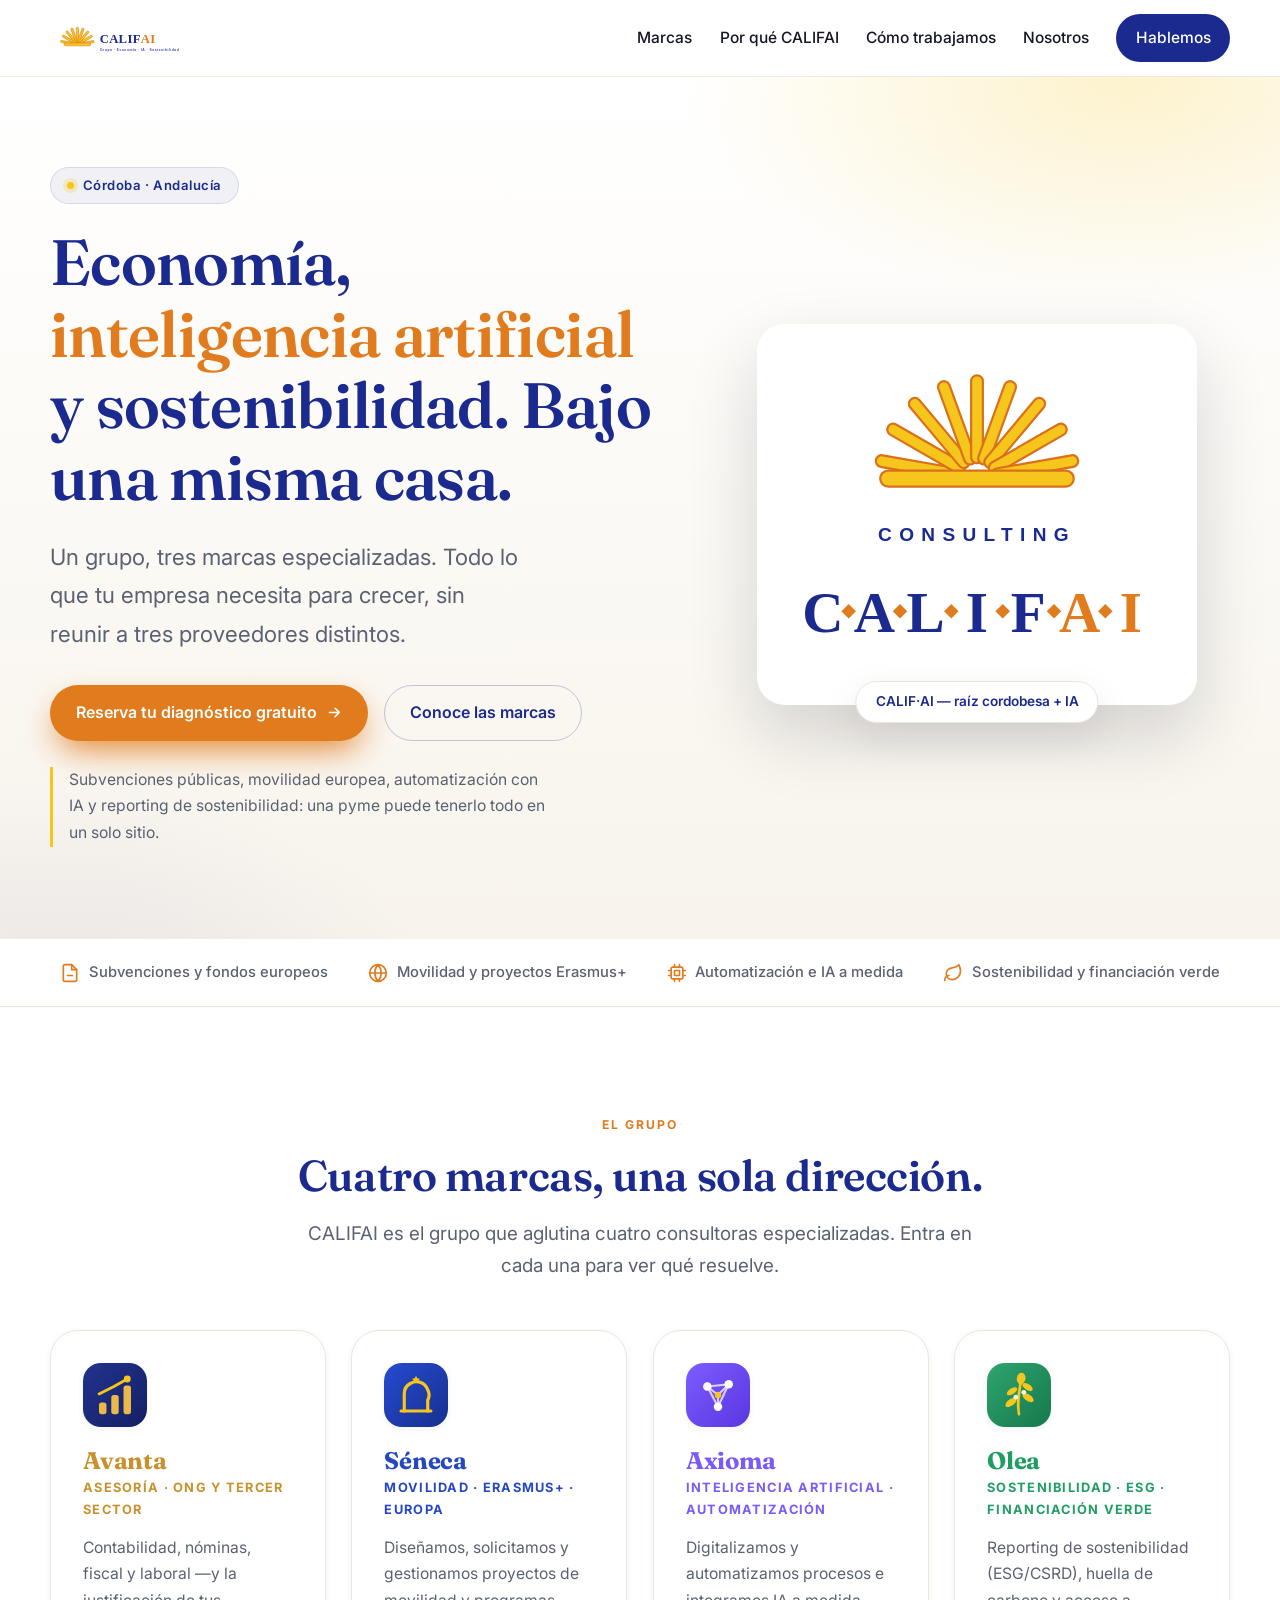
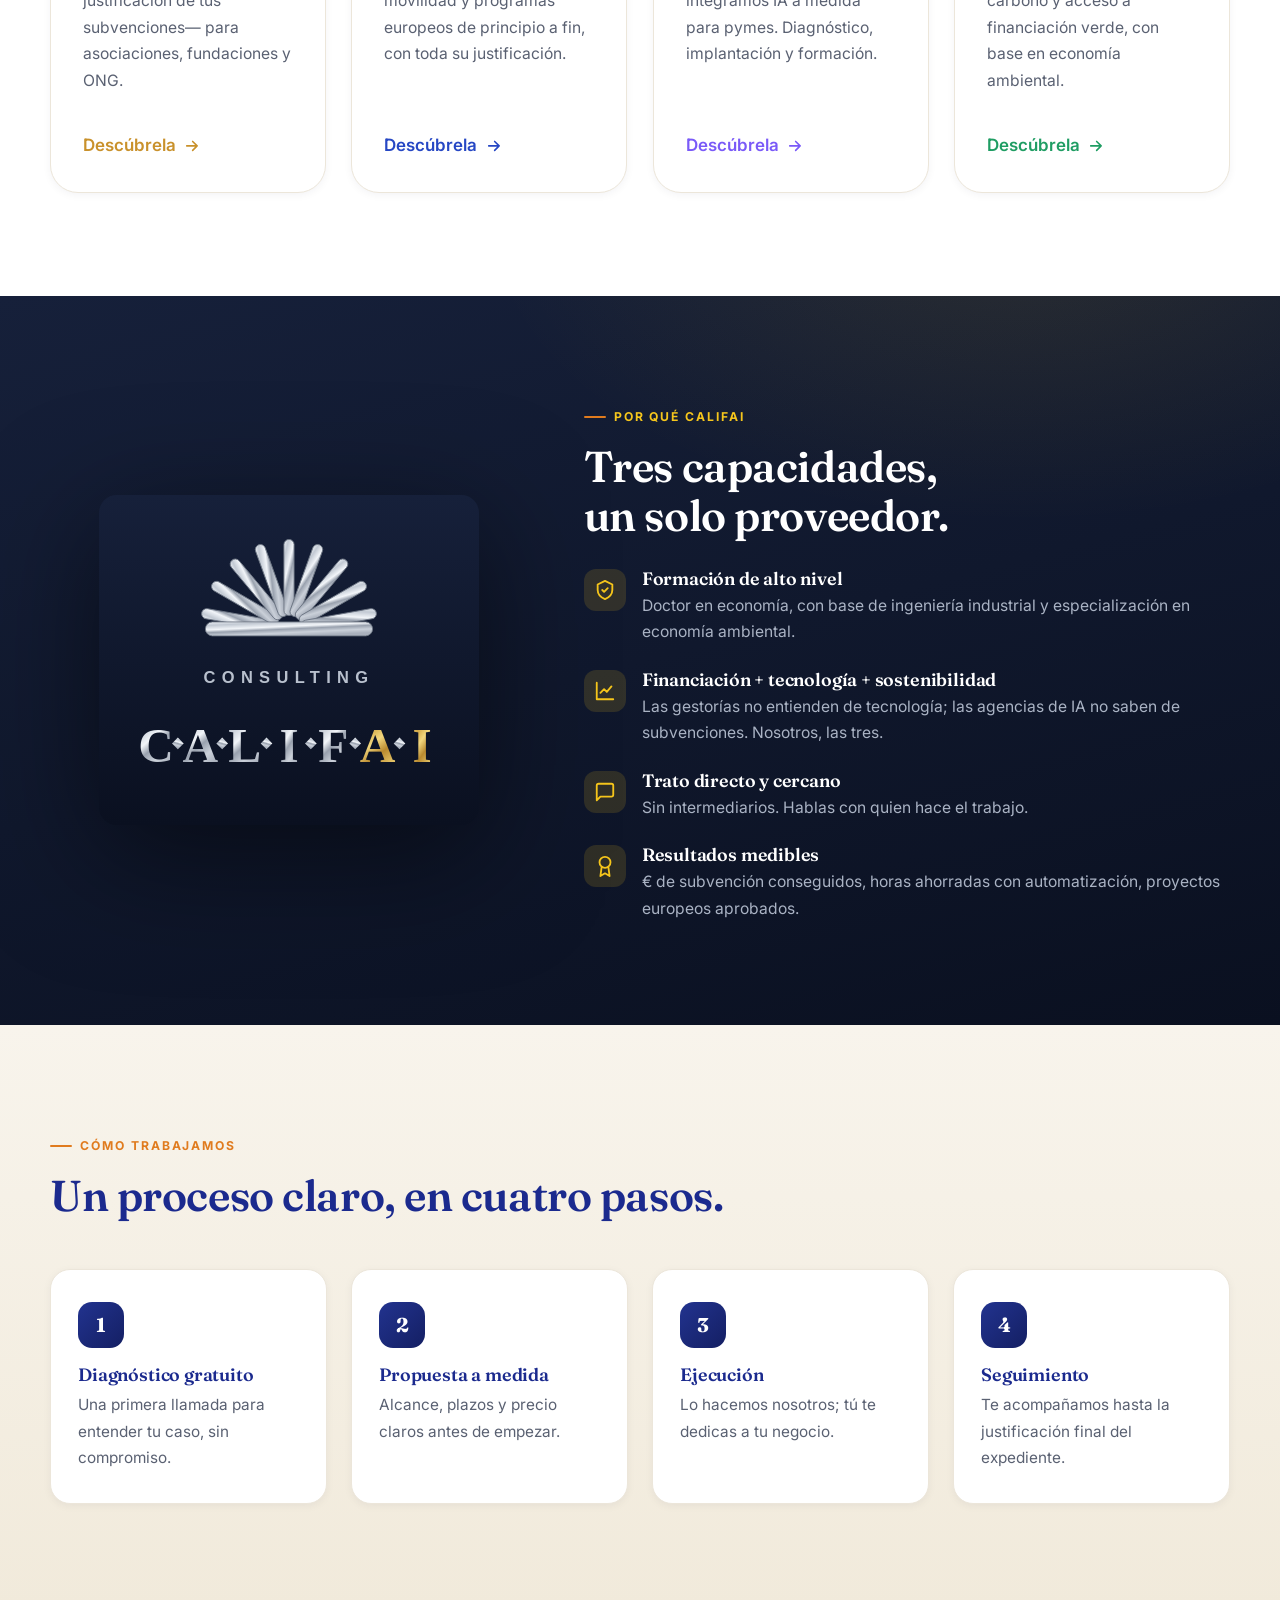
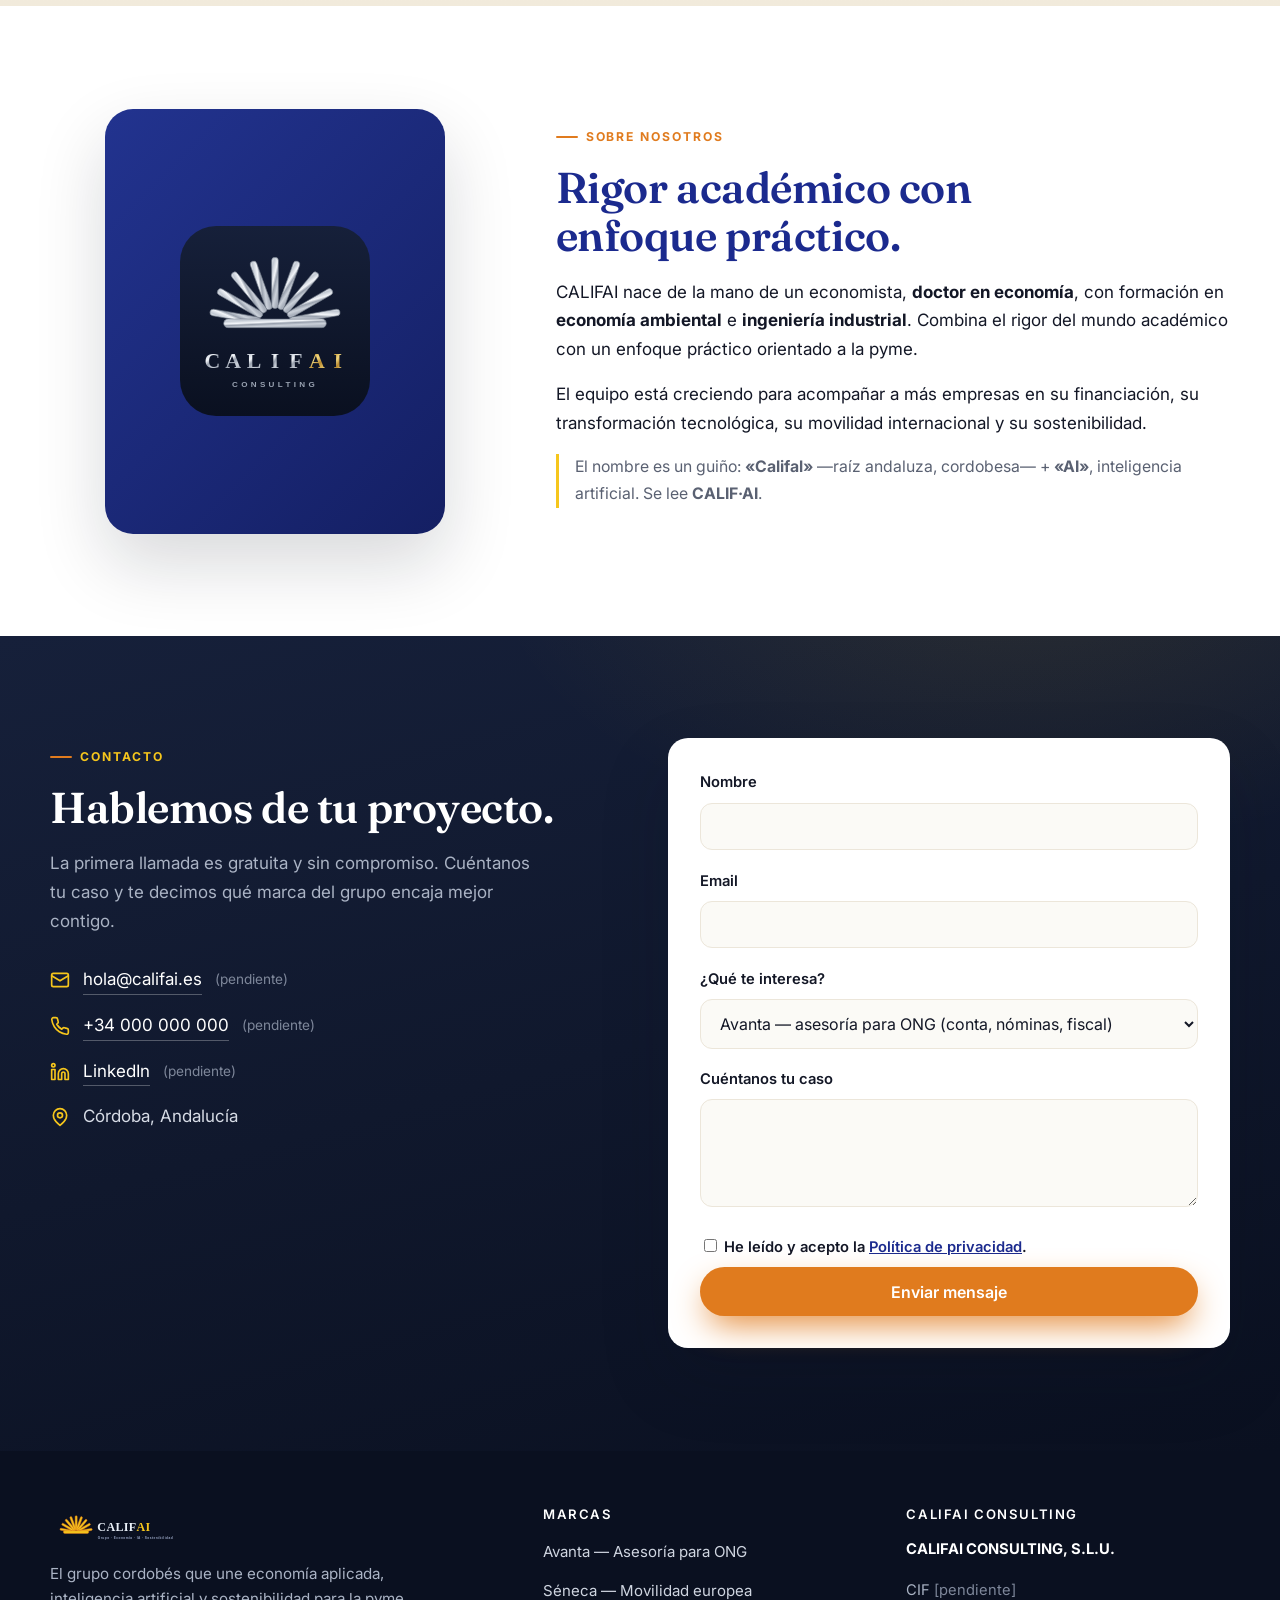
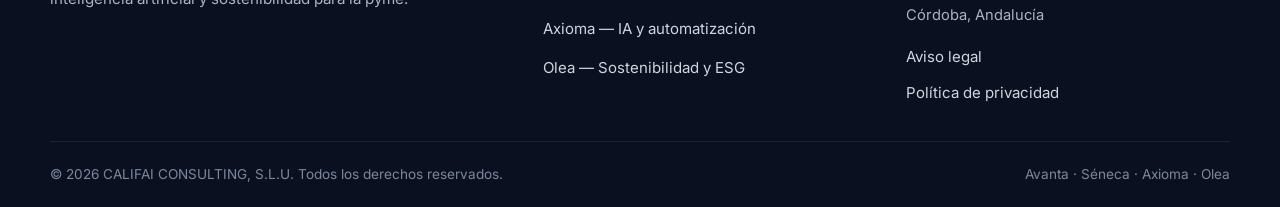
<file: index.html>
<!DOCTYPE html>
<html lang="es">
<head>
  <meta charset="UTF-8" />
  <meta name="viewport" content="width=device-width, initial-scale=1.0" />

  <title>CALIFAI — Grupo de economía, IA y sostenibilidad para tu empresa</title>
  <meta name="description" content="Grupo cordobés con cuatro marcas: asesoría para ONG (Avanta), movilidad y proyectos europeos (Séneca), inteligencia artificial (Axioma) y sostenibilidad (Olea). Una sola casa, todas las capacidades." />
  <meta name="author" content="CALIFAI CONSULTING, S.L.U." />
  <meta name="theme-color" content="#1B2A8E" />

  <meta property="og:type" content="website" />
  <meta property="og:title" content="CALIFAI — Economía, IA y sostenibilidad" />
  <meta property="og:description" content="Asesoría para ONG, movilidad europea, IA y sostenibilidad. Un grupo, cuatro marcas." />
  <meta property="og:image" content="assets/califai_plata_medianoche.svg" />
  <meta property="og:locale" content="es_ES" />
  <meta name="twitter:card" content="summary_large_image" />
  <meta name="twitter:title" content="CALIFAI — Economía, IA y sostenibilidad" />
  <meta name="twitter:description" content="Asesoría para ONG, movilidad europea, IA y sostenibilidad. Un grupo, cuatro marcas." />
  <meta name="twitter:image" content="assets/califai_plata_medianoche.svg" />

  <link rel="icon" type="image/svg+xml" href="assets/califai_icono_metalico.svg" />
  <link rel="apple-touch-icon" href="assets/califai_icono_metalico.svg" />

  <link rel="preconnect" href="https://fonts.googleapis.com" />
  <link rel="preconnect" href="https://fonts.gstatic.com" crossorigin />
  <link href="https://fonts.googleapis.com/css2?family=Fraunces:opsz,wght@9..144,500;9..144,600;9..144,700&family=Inter:wght@400;500;600;700&display=swap" rel="stylesheet" />

  <link rel="stylesheet" href="styles.css" />
</head>
<body>
  <a class="skip-link" href="#main">Saltar al contenido</a>

  <!-- ===== Header ===== -->
  <header class="site-header" id="top">
    <div class="container nav">
      <a class="nav__logo" href="#top" aria-label="CALIFAI — inicio">
        <img src="assets/logo-califai.svg" alt="CALIFAI" width="190" height="58" />
      </a>
      <button class="nav__toggle" aria-expanded="false" aria-controls="nav-menu" aria-label="Abrir menú">
        <span></span><span></span><span></span>
      </button>
      <nav class="nav__menu" id="nav-menu" aria-label="Navegación principal">
        <a href="#marcas">Marcas</a>
        <a href="#porque">Por qué CALIFAI</a>
        <a href="#proceso">Cómo trabajamos</a>
        <a href="#nosotros">Nosotros</a>
        <a class="btn btn--small" href="#contacto">Hablemos</a>
      </nav>
    </div>
  </header>

  <main id="main">

    <!-- ===== Hero ===== -->
    <section class="hero">
      <div class="container hero__inner">
        <div class="hero__content">
          <span class="hero__eyebrow"><span class="dot"></span> Córdoba · Andalucía</span>
          <h1 class="hero__title text-balance">Economía, <span class="accent">inteligencia artificial</span> y sostenibilidad. Bajo una misma casa.</h1>
          <p class="hero__subtitle">Un grupo, tres marcas especializadas. Todo lo que tu empresa necesita para crecer, sin reunir a tres proveedores distintos.</p>
          <div class="hero__actions">
            <a class="btn btn--primary" href="#contacto">Reserva tu diagnóstico gratuito
              <svg viewBox="0 0 24 24" fill="none" stroke="currentColor" stroke-width="2.2" stroke-linecap="round" stroke-linejoin="round"><path d="M5 12h14M13 6l6 6-6 6"/></svg>
            </a>
            <a class="btn btn--ghost" href="#marcas">Conoce las marcas</a>
          </div>
          <p class="hero__note">Subvenciones públicas, movilidad europea, automatización con IA y reporting de sostenibilidad: una pyme puede tenerlo todo en un solo sitio.</p>
        </div>
        <div class="hero__art" aria-hidden="true">
          <img src="assets/califai_ai_destacada.svg" alt="" loading="eager" />
          <span class="hero__badge">CALIF·AI — raíz cordobesa + IA</span>
        </div>
      </div>
    </section>

    <!-- ===== Trust strip ===== -->
    <section class="trust" aria-label="Capacidades del grupo">
      <div class="container trust__inner">
        <span class="trust__item"><svg viewBox="0 0 24 24" fill="none" stroke="currentColor" stroke-width="2" stroke-linecap="round" stroke-linejoin="round"><path d="M14 2H6a2 2 0 0 0-2 2v16a2 2 0 0 0 2 2h12a2 2 0 0 0 2-2V8z"/><path d="M14 2v6h6M9 15h6"/></svg> Subvenciones y fondos europeos</span>
        <span class="trust__item"><svg viewBox="0 0 24 24" fill="none" stroke="currentColor" stroke-width="2" stroke-linecap="round" stroke-linejoin="round"><circle cx="12" cy="12" r="10"/><path d="M2 12h20M12 2a15 15 0 0 1 0 20 15 15 0 0 1 0-20"/></svg> Movilidad y proyectos Erasmus+</span>
        <span class="trust__item"><svg viewBox="0 0 24 24" fill="none" stroke="currentColor" stroke-width="2" stroke-linecap="round" stroke-linejoin="round"><rect x="5" y="5" width="14" height="14" rx="2"/><path d="M9 9h6v6H9zM9 2v3M15 2v3M9 19v3M15 19v3M2 9h3M2 15h3M19 9h3M19 15h3"/></svg> Automatización e IA a medida</span>
        <span class="trust__item"><svg viewBox="0 0 24 24" fill="none" stroke="currentColor" stroke-width="2" stroke-linecap="round" stroke-linejoin="round"><path d="M11 20A7 7 0 0 1 9.8 6.1C15.5 5 17 4.5 19 2c1 2 2 4.18 2 8 0 5.5-4.78 10-10 10z"/><path d="M2 21c0-3 1.85-5.36 5.08-6"/></svg> Sostenibilidad y financiación verde</span>
      </div>
    </section>

    <!-- ===== Marcas del grupo ===== -->
    <section id="marcas" class="section">
      <div class="container">
        <header class="section__head section__head--center reveal">
          <span class="eyebrow eyebrow--center">El grupo</span>
          <h2 class="section__title text-balance">Cuatro marcas, una sola dirección.</h2>
          <p class="section__lead">CALIFAI es el grupo que aglutina cuatro consultoras especializadas. Entra en cada una para ver qué resuelve.</p>
        </header>

        <div class="brands">
          <a class="brand-card reveal" data-c="avanta" href="avanta.html">
            <img class="brand-card__mark" src="assets/mark-avanta.svg" alt="" aria-hidden="true" />
            <h3 class="brand-card__name"><b>Avanta</b></h3>
            <p class="brand-card__tag">Asesoría · ONG y tercer sector</p>
            <p class="brand-card__desc">Contabilidad, nóminas, fiscal y laboral —y la justificación de tus subvenciones— para asociaciones, fundaciones y ONG.</p>
            <span class="brand-card__cta">Descúbrela
              <svg viewBox="0 0 24 24" fill="none" stroke="currentColor" stroke-width="2.2" stroke-linecap="round" stroke-linejoin="round"><path d="M5 12h14M13 6l6 6-6 6"/></svg>
            </span>
          </a>

          <a class="brand-card reveal" data-c="seneca" href="seneca.html">
            <img class="brand-card__mark" src="assets/mark-seneca.svg" alt="" aria-hidden="true" />
            <h3 class="brand-card__name"><b>Séneca</b></h3>
            <p class="brand-card__tag">Movilidad · Erasmus+ · Europa</p>
            <p class="brand-card__desc">Diseñamos, solicitamos y gestionamos proyectos de movilidad y programas europeos de principio a fin, con toda su justificación.</p>
            <span class="brand-card__cta">Descúbrela
              <svg viewBox="0 0 24 24" fill="none" stroke="currentColor" stroke-width="2.2" stroke-linecap="round" stroke-linejoin="round"><path d="M5 12h14M13 6l6 6-6 6"/></svg>
            </span>
          </a>

          <a class="brand-card reveal" data-c="axioma" href="axioma.html">
            <img class="brand-card__mark" src="assets/mark-axioma.svg" alt="" aria-hidden="true" />
            <h3 class="brand-card__name"><b>Axioma</b></h3>
            <p class="brand-card__tag">Inteligencia artificial · Automatización</p>
            <p class="brand-card__desc">Digitalizamos y automatizamos procesos e integramos IA a medida para pymes. Diagnóstico, implantación y formación.</p>
            <span class="brand-card__cta">Descúbrela
              <svg viewBox="0 0 24 24" fill="none" stroke="currentColor" stroke-width="2.2" stroke-linecap="round" stroke-linejoin="round"><path d="M5 12h14M13 6l6 6-6 6"/></svg>
            </span>
          </a>

          <a class="brand-card reveal" data-c="olea" href="olea.html">
            <img class="brand-card__mark" src="assets/mark-olea.svg" alt="" aria-hidden="true" />
            <h3 class="brand-card__name"><b>Olea</b></h3>
            <p class="brand-card__tag">Sostenibilidad · ESG · Financiación verde</p>
            <p class="brand-card__desc">Reporting de sostenibilidad (ESG/CSRD), huella de carbono y acceso a financiación verde, con base en economía ambiental.</p>
            <span class="brand-card__cta">Descúbrela
              <svg viewBox="0 0 24 24" fill="none" stroke="currentColor" stroke-width="2.2" stroke-linecap="round" stroke-linejoin="round"><path d="M5 12h14M13 6l6 6-6 6"/></svg>
            </span>
          </a>
        </div>
      </div>
    </section>

    <!-- ===== Por qué CALIFAI (dark) ===== -->
    <section id="porque" class="section section--dark">
      <div class="container porque">
        <div class="porque__media" aria-hidden="true">
          <img src="assets/califai_plata_medianoche.svg" alt="" loading="lazy" />
        </div>
        <div class="porque__content">
          <span class="eyebrow eyebrow--light">Por qué CALIFAI</span>
          <h2 class="section__title section__title--light text-balance">Tres capacidades, un solo proveedor.</h2>
          <ul class="features">
            <li>
              <span class="f-ico"><svg viewBox="0 0 24 24" fill="none" stroke="currentColor" stroke-width="2" stroke-linecap="round" stroke-linejoin="round"><path d="M12 2 4 6v6c0 5 3.5 8 8 10 4.5-2 8-5 8-10V6z"/><path d="m9 12 2 2 4-4"/></svg></span>
              <div><h3>Formación de alto nivel</h3><p>Doctor en economía, con base de ingeniería industrial y especialización en economía ambiental.</p></div>
            </li>
            <li>
              <span class="f-ico"><svg viewBox="0 0 24 24" fill="none" stroke="currentColor" stroke-width="2" stroke-linecap="round" stroke-linejoin="round"><path d="M3 3v18h18"/><path d="m7 14 4-4 3 3 5-6"/></svg></span>
              <div><h3>Financiación + tecnología + sostenibilidad</h3><p>Las gestorías no entienden de tecnología; las agencias de IA no saben de subvenciones. Nosotros, las tres.</p></div>
            </li>
            <li>
              <span class="f-ico"><svg viewBox="0 0 24 24" fill="none" stroke="currentColor" stroke-width="2" stroke-linecap="round" stroke-linejoin="round"><path d="M21 15a2 2 0 0 1-2 2H7l-4 4V5a2 2 0 0 1 2-2h14a2 2 0 0 1 2 2z"/></svg></span>
              <div><h3>Trato directo y cercano</h3><p>Sin intermediarios. Hablas con quien hace el trabajo.</p></div>
            </li>
            <li>
              <span class="f-ico"><svg viewBox="0 0 24 24" fill="none" stroke="currentColor" stroke-width="2" stroke-linecap="round" stroke-linejoin="round"><circle cx="12" cy="8" r="6"/><path d="M8.21 13.89 7 23l5-3 5 3-1.21-9.12"/></svg></span>
              <div><h3>Resultados medibles</h3><p>€ de subvención conseguidos, horas ahorradas con automatización, proyectos europeos aprobados.</p></div>
            </li>
          </ul>
        </div>
      </div>
    </section>

    <!-- ===== Cómo trabajamos ===== -->
    <section id="proceso" class="section section--cream">
      <div class="container">
        <header class="section__head reveal">
          <span class="eyebrow">Cómo trabajamos</span>
          <h2 class="section__title">Un proceso claro, en cuatro pasos.</h2>
        </header>
        <ol class="steps">
          <li class="step reveal"><span class="step__num">1</span><h3 class="step__title">Diagnóstico gratuito</h3><p>Una primera llamada para entender tu caso, sin compromiso.</p></li>
          <li class="step reveal"><span class="step__num">2</span><h3 class="step__title">Propuesta a medida</h3><p>Alcance, plazos y precio claros antes de empezar.</p></li>
          <li class="step reveal"><span class="step__num">3</span><h3 class="step__title">Ejecución</h3><p>Lo hacemos nosotros; tú te dedicas a tu negocio.</p></li>
          <li class="step reveal"><span class="step__num">4</span><h3 class="step__title">Seguimiento</h3><p>Te acompañamos hasta la justificación final del expediente.</p></li>
        </ol>
      </div>
    </section>

    <!-- ===== Nosotros ===== -->
    <section id="nosotros" class="section">
      <div class="container nosotros">
        <div class="nosotros__photo" aria-hidden="true">
          <div class="photo-placeholder"><img src="assets/califai_icono_metalico.svg" alt="" /></div>
        </div>
        <div class="nosotros__content reveal">
          <span class="eyebrow">Sobre nosotros</span>
          <h2 class="section__title text-balance">Rigor académico con enfoque práctico.</h2>
          <p>CALIFAI nace de la mano de un economista, <strong>doctor en economía</strong>, con formación en <strong>economía ambiental</strong> e <strong>ingeniería industrial</strong>. Combina el rigor del mundo académico con un enfoque práctico orientado a la pyme.</p>
          <p>El equipo está creciendo para acompañar a más empresas en su financiación, su transformación tecnológica, su movilidad internacional y su sostenibilidad.</p>
          <p class="nosotros__name">El nombre es un guiño: <strong>«Califal»</strong> —raíz andaluza, cordobesa— + <strong>«AI»</strong>, inteligencia artificial. Se lee <strong>CALIF·AI</strong>.</p>
        </div>
      </div>
    </section>

    <!-- ===== Contacto ===== -->
    <section id="contacto" class="section section--dark">
      <div class="container contacto">
        <div class="contacto__intro reveal">
          <span class="eyebrow eyebrow--light">Contacto</span>
          <h2 class="section__title section__title--light text-balance">Hablemos de tu proyecto.</h2>
          <p class="contacto__lead">La primera llamada es gratuita y sin compromiso. Cuéntanos tu caso y te decimos qué marca del grupo encaja mejor contigo.</p>
          <ul class="contacto__list">
            <li><svg viewBox="0 0 24 24" fill="none" stroke="currentColor" stroke-width="2" stroke-linecap="round" stroke-linejoin="round"><rect x="2" y="4" width="20" height="16" rx="2"/><path d="m22 7-10 6L2 7"/></svg> <a href="mailto:hola@califai.es">hola@califai.es</a> <em>(pendiente)</em></li>
            <li><svg viewBox="0 0 24 24" fill="none" stroke="currentColor" stroke-width="2" stroke-linecap="round" stroke-linejoin="round"><path d="M22 16.92v3a2 2 0 0 1-2.18 2 19.8 19.8 0 0 1-8.63-3.07 19.5 19.5 0 0 1-6-6 19.8 19.8 0 0 1-3.07-8.67A2 2 0 0 1 4.11 2h3a2 2 0 0 1 2 1.72c.13.96.36 1.9.7 2.81a2 2 0 0 1-.45 2.11L8.09 9.91a16 16 0 0 0 6 6l1.27-1.27a2 2 0 0 1 2.11-.45c.91.34 1.85.57 2.81.7A2 2 0 0 1 22 16.92z"/></svg> <a href="tel:+34000000000">+34 000 000 000</a> <em>(pendiente)</em></li>
            <li><svg viewBox="0 0 24 24" fill="none" stroke="currentColor" stroke-width="2" stroke-linecap="round" stroke-linejoin="round"><path d="M16 8a6 6 0 0 1 6 6v7h-4v-7a2 2 0 0 0-4 0v7h-4v-7a6 6 0 0 1 6-6z"/><rect x="2" y="9" width="4" height="12"/><circle cx="4" cy="4" r="2"/></svg> <a href="#" rel="noopener">LinkedIn</a> <em>(pendiente)</em></li>
            <li><svg viewBox="0 0 24 24" fill="none" stroke="currentColor" stroke-width="2" stroke-linecap="round" stroke-linejoin="round"><path d="M20 10c0 6-8 12-8 12s-8-6-8-12a8 8 0 0 1 16 0z"/><circle cx="12" cy="10" r="3"/></svg> Córdoba, Andalucía</li>
          </ul>
        </div>

        <!-- Reemplaza action por tu endpoint de Formspree/Getform. Fallback: mailto. -->
        <form class="form" action="mailto:hola@califai.es" method="post" enctype="text/plain">
          <div class="form__row">
            <label for="nombre">Nombre</label>
            <input type="text" id="nombre" name="nombre" autocomplete="name" required />
          </div>
          <div class="form__row">
            <label for="email">Email</label>
            <input type="email" id="email" name="email" autocomplete="email" required />
          </div>
          <div class="form__row">
            <label for="interes">¿Qué te interesa?</label>
            <select id="interes" name="interes" style="width:100%;font-family:inherit;font-size:1rem;padding:.8rem .95rem;border:1.5px solid var(--line);border-radius:var(--radius-sm);background:#fbfaf6;color:var(--ink);">
              <option>Avanta — asesoría para ONG (conta, nóminas, fiscal)</option>
              <option>Séneca — movilidad y proyectos europeos</option>
              <option>Axioma — IA y automatización</option>
              <option>Olea — sostenibilidad, ESG y financiación verde</option>
              <option>No lo tengo claro, asesoradme</option>
            </select>
          </div>
          <div class="form__row">
            <label for="mensaje">Cuéntanos tu caso</label>
            <textarea id="mensaje" name="mensaje" rows="4" required></textarea>
          </div>
          <label class="form__check">
            <input type="checkbox" name="privacidad" required />
            <span>He leído y acepto la <a href="privacidad.html">Política de privacidad</a>.</span>
          </label>
          <button class="btn btn--primary btn--block" type="submit">Enviar mensaje</button>
        </form>
      </div>
    </section>

  </main>

  <!-- ===== Footer ===== -->
  <footer class="site-footer">
    <div class="container footer">
      <div class="footer__brand">
        <img src="assets/logo-califai-light.svg" alt="CALIFAI" width="170" height="52" />
        <p>El grupo cordobés que une economía aplicada, inteligencia artificial y sostenibilidad para la pyme.</p>
      </div>
      <div class="footer__col">
        <h4>Marcas</h4>
        <ul>
          <li><a href="avanta.html">Avanta — Asesoría para ONG</a></li>
          <li><a href="seneca.html">Séneca — Movilidad europea</a></li>
          <li><a href="axioma.html">Axioma — IA y automatización</a></li>
          <li><a href="olea.html">Olea — Sostenibilidad y ESG</a></li>
        </ul>
      </div>
      <div class="footer__col footer__legal">
        <h4>CALIFAI Consulting</h4>
        <p><strong>CALIFAI CONSULTING, S.L.U.</strong></p>
        <p>CIF <span class="placeholder">[pendiente]</span><br>Córdoba, Andalucía</p>
        <ul style="margin-top:.8rem">
          <li><a href="aviso-legal.html">Aviso legal</a></li>
          <li><a href="privacidad.html">Política de privacidad</a></li>
        </ul>
      </div>
    </div>
    <div class="container footer__bottom">
      <p>&copy; <span id="year">2026</span> CALIFAI CONSULTING, S.L.U. Todos los derechos reservados.</p>
      <p>Avanta · Séneca · Axioma · Olea</p>
    </div>
  </footer>

  <script src="script.js"></script>
</body>
</html>
</file>
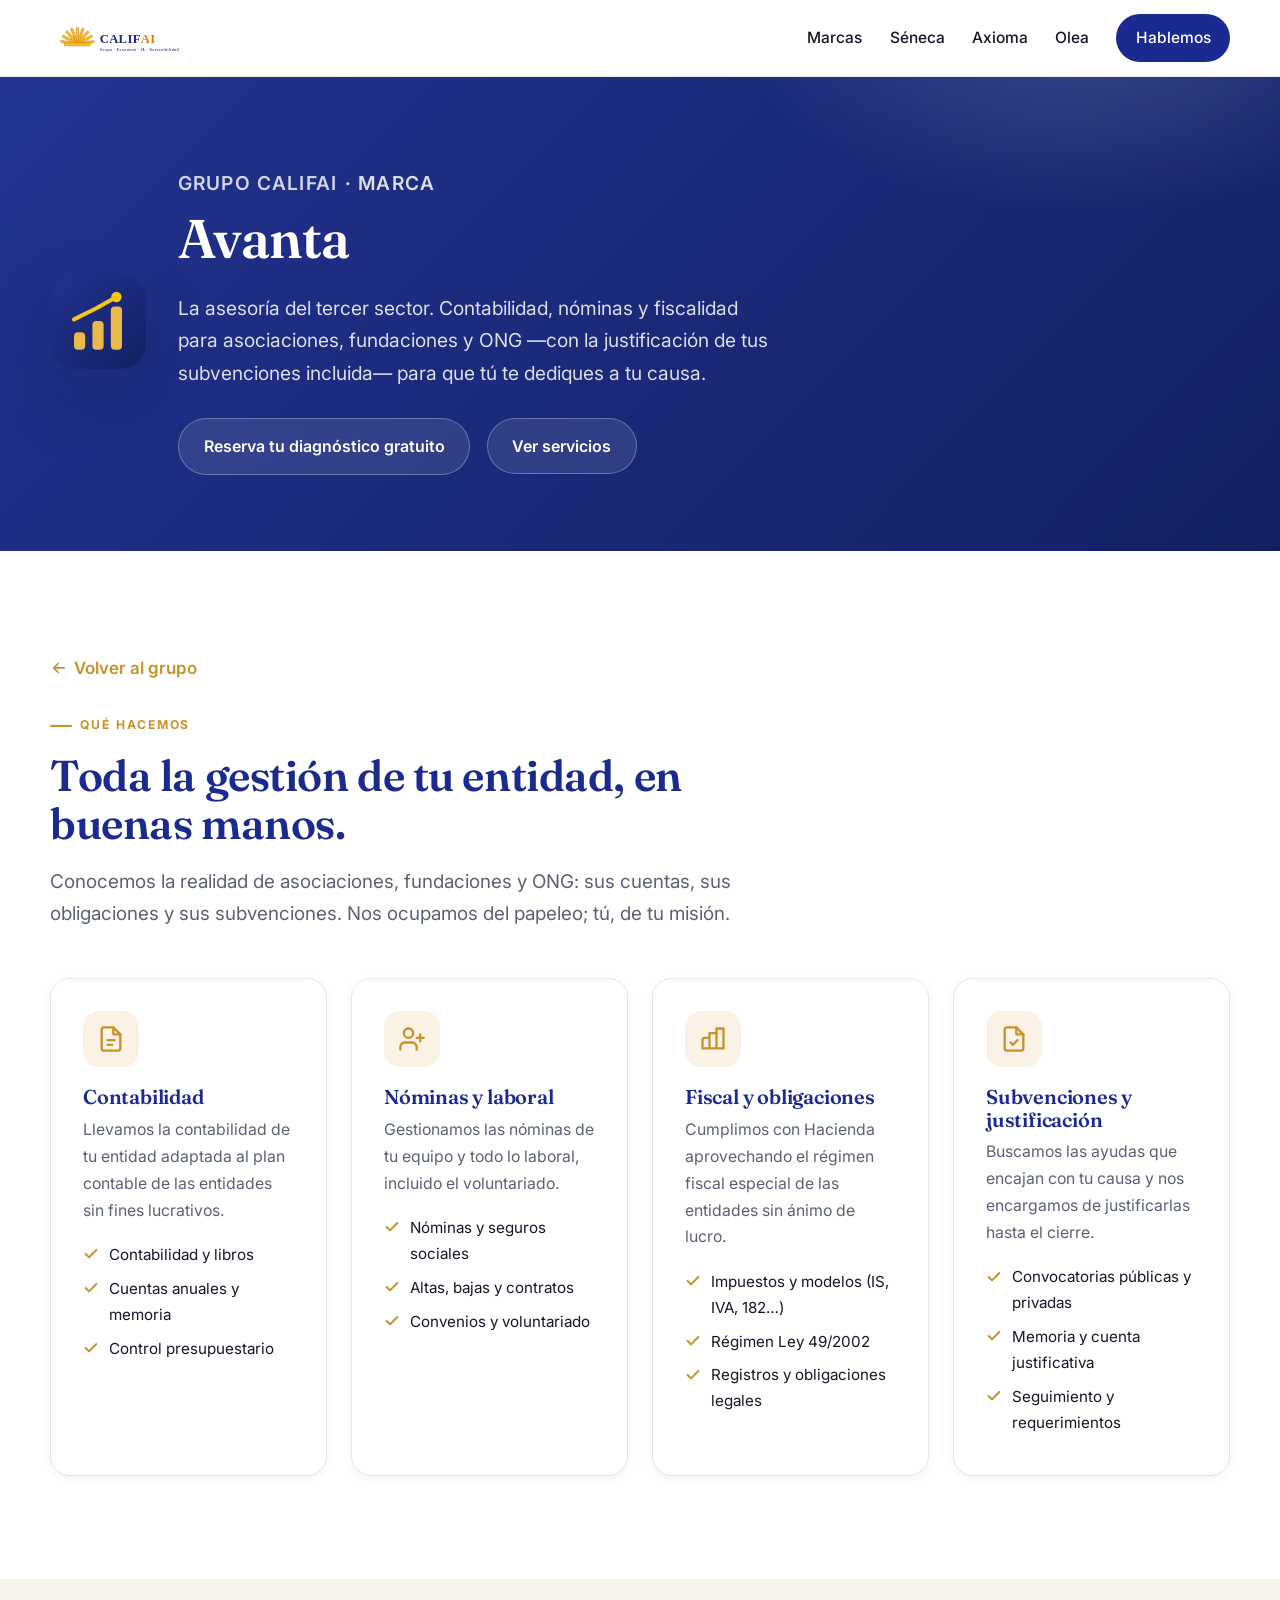
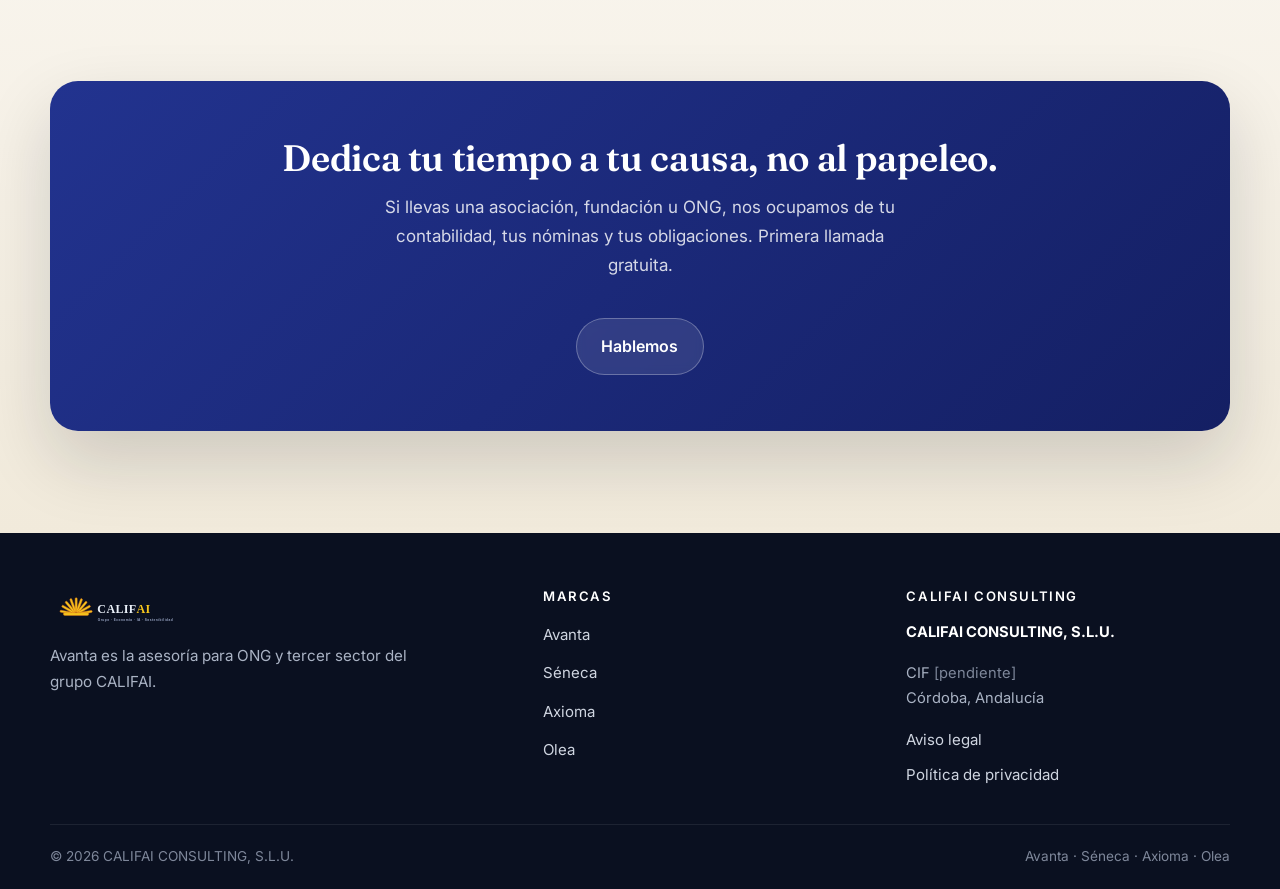
<file: avanta.html>
<!DOCTYPE html>
<html lang="es">
<head>
  <meta charset="UTF-8" />
  <meta name="viewport" content="width=device-width, initial-scale=1.0" />
  <title>Avanta — Asesoría para ONG y tercer sector | Grupo CALIFAI</title>
  <meta name="description" content="Avanta, la asesoría del grupo CALIFAI especializada en ONG y tercer sector: contabilidad, nóminas y laboral, fiscalidad de entidades sin ánimo de lucro y justificación de subvenciones." />
  <meta name="theme-color" content="#C9912B" />
  <meta property="og:type" content="website" />
  <meta property="og:title" content="Avanta — Asesoría para ONG y tercer sector" />
  <meta property="og:description" content="Contabilidad, nóminas, fiscal y subvenciones para asociaciones, fundaciones y ONG. Una marca del grupo CALIFAI." />
  <meta property="og:image" content="assets/califai_plata_medianoche.svg" />
  <link rel="icon" type="image/svg+xml" href="assets/califai_icono_metalico.svg" />
  <link rel="preconnect" href="https://fonts.googleapis.com" />
  <link rel="preconnect" href="https://fonts.gstatic.com" crossorigin />
  <link href="https://fonts.googleapis.com/css2?family=Fraunces:opsz,wght@9..144,500;9..144,600;9..144,700&family=Inter:wght@400;500;600;700&display=swap" rel="stylesheet" />
  <link rel="stylesheet" href="styles.css" />
</head>
<body class="brand-avanta">
  <a class="skip-link" href="#main">Saltar al contenido</a>

  <header class="site-header">
    <div class="container nav">
      <a class="nav__logo" href="index.html" aria-label="CALIFAI — inicio">
        <img src="assets/logo-califai.svg" alt="CALIFAI" width="190" height="58" />
      </a>
      <button class="nav__toggle" aria-expanded="false" aria-controls="nav-menu" aria-label="Abrir menú">
        <span></span><span></span><span></span>
      </button>
      <nav class="nav__menu" id="nav-menu" aria-label="Navegación principal">
        <a href="index.html#marcas">Marcas</a>
        <a href="seneca.html">Séneca</a>
        <a href="axioma.html">Axioma</a>
        <a href="olea.html">Olea</a>
        <a class="btn btn--small" href="index.html#contacto">Hablemos</a>
      </nav>
    </div>
  </header>

  <main id="main">
    <!-- Hero de marca -->
    <section class="brandhero">
      <div class="container brandhero__inner">
        <img class="brandhero__mark" src="assets/mark-avanta.svg" alt="Avanta" />
        <div>
          <p class="brandhero__kicker"><a href="index.html">Grupo CALIFAI</a> · Marca</p>
          <h1>Avanta</h1>
          <p>La asesoría del tercer sector. Contabilidad, nóminas y fiscalidad para asociaciones, fundaciones y ONG —con la justificación de tus subvenciones incluida— para que tú te dediques a tu causa.</p>
          <div class="brandhero__actions">
            <a class="btn btn--light" href="index.html#contacto">Reserva tu diagnóstico gratuito</a>
            <a class="btn btn--light" href="#servicios">Ver servicios</a>
          </div>
        </div>
      </div>
    </section>

    <!-- Servicios -->
    <section id="servicios" class="section">
      <div class="container">
        <a class="backlink" href="index.html#marcas"><svg viewBox="0 0 24 24" fill="none" stroke="currentColor" stroke-width="2.2" stroke-linecap="round" stroke-linejoin="round"><path d="M19 12H5M11 18l-6-6 6-6"/></svg> Volver al grupo</a>
        <header class="section__head reveal">
          <span class="eyebrow">Qué hacemos</span>
          <h2 class="section__title">Toda la gestión de tu entidad, en buenas manos.</h2>
          <p class="section__lead">Conocemos la realidad de asociaciones, fundaciones y ONG: sus cuentas, sus obligaciones y sus subvenciones. Nos ocupamos del papeleo; tú, de tu misión.</p>
        </header>

        <div class="cards">
          <article class="card reveal">
            <div class="icon-badge"><svg viewBox="0 0 24 24" fill="none" stroke="currentColor" stroke-width="2" stroke-linecap="round" stroke-linejoin="round"><path d="M14 2H6a2 2 0 0 0-2 2v16a2 2 0 0 0 2 2h12a2 2 0 0 0 2-2V8z"/><path d="M14 2v6h6M9 13h6M9 17h4"/></svg></div>
            <h3 class="card__title">Contabilidad</h3>
            <p class="card__what">Llevamos la contabilidad de tu entidad adaptada al plan contable de las entidades sin fines lucrativos.</p>
            <ul class="card__list">
              <li><svg viewBox="0 0 24 24" fill="none" stroke="currentColor" stroke-width="3" stroke-linecap="round" stroke-linejoin="round"><path d="M20 6 9 17l-5-5"/></svg>Contabilidad y libros</li>
              <li><svg viewBox="0 0 24 24" fill="none" stroke="currentColor" stroke-width="3" stroke-linecap="round" stroke-linejoin="round"><path d="M20 6 9 17l-5-5"/></svg>Cuentas anuales y memoria</li>
              <li><svg viewBox="0 0 24 24" fill="none" stroke="currentColor" stroke-width="3" stroke-linecap="round" stroke-linejoin="round"><path d="M20 6 9 17l-5-5"/></svg>Control presupuestario</li>
            </ul>
          </article>

          <article class="card reveal">
            <div class="icon-badge"><svg viewBox="0 0 24 24" fill="none" stroke="currentColor" stroke-width="2" stroke-linecap="round" stroke-linejoin="round"><path d="M16 21v-2a4 4 0 0 0-4-4H6a4 4 0 0 0-4 4v2"/><circle cx="9" cy="7" r="4"/><path d="M22 11h-6M19 8v6"/></svg></div>
            <h3 class="card__title">Nóminas y laboral</h3>
            <p class="card__what">Gestionamos las nóminas de tu equipo y todo lo laboral, incluido el voluntariado.</p>
            <ul class="card__list">
              <li><svg viewBox="0 0 24 24" fill="none" stroke="currentColor" stroke-width="3" stroke-linecap="round" stroke-linejoin="round"><path d="M20 6 9 17l-5-5"/></svg>Nóminas y seguros sociales</li>
              <li><svg viewBox="0 0 24 24" fill="none" stroke="currentColor" stroke-width="3" stroke-linecap="round" stroke-linejoin="round"><path d="M20 6 9 17l-5-5"/></svg>Altas, bajas y contratos</li>
              <li><svg viewBox="0 0 24 24" fill="none" stroke="currentColor" stroke-width="3" stroke-linecap="round" stroke-linejoin="round"><path d="M20 6 9 17l-5-5"/></svg>Convenios y voluntariado</li>
            </ul>
          </article>

          <article class="card reveal">
            <div class="icon-badge"><svg viewBox="0 0 24 24" fill="none" stroke="currentColor" stroke-width="2" stroke-linecap="round" stroke-linejoin="round"><path d="M9 11H5a2 2 0 0 0-2 2v7h6zM15 7H9v13h6zM21 3h-6v17h6z"/></svg></div>
            <h3 class="card__title">Fiscal y obligaciones</h3>
            <p class="card__what">Cumplimos con Hacienda aprovechando el régimen fiscal especial de las entidades sin ánimo de lucro.</p>
            <ul class="card__list">
              <li><svg viewBox="0 0 24 24" fill="none" stroke="currentColor" stroke-width="3" stroke-linecap="round" stroke-linejoin="round"><path d="M20 6 9 17l-5-5"/></svg>Impuestos y modelos (IS, IVA, 182…)</li>
              <li><svg viewBox="0 0 24 24" fill="none" stroke="currentColor" stroke-width="3" stroke-linecap="round" stroke-linejoin="round"><path d="M20 6 9 17l-5-5"/></svg>Régimen Ley 49/2002</li>
              <li><svg viewBox="0 0 24 24" fill="none" stroke="currentColor" stroke-width="3" stroke-linecap="round" stroke-linejoin="round"><path d="M20 6 9 17l-5-5"/></svg>Registros y obligaciones legales</li>
            </ul>
          </article>

          <article class="card reveal">
            <div class="icon-badge"><svg viewBox="0 0 24 24" fill="none" stroke="currentColor" stroke-width="2" stroke-linecap="round" stroke-linejoin="round"><path d="M14 2H6a2 2 0 0 0-2 2v16a2 2 0 0 0 2 2h12a2 2 0 0 0 2-2V8z"/><path d="M14 2v6h6"/><path d="m9 15 2 2 4-4"/></svg></div>
            <h3 class="card__title">Subvenciones y justificación</h3>
            <p class="card__what">Buscamos las ayudas que encajan con tu causa y nos encargamos de justificarlas hasta el cierre.</p>
            <ul class="card__list">
              <li><svg viewBox="0 0 24 24" fill="none" stroke="currentColor" stroke-width="3" stroke-linecap="round" stroke-linejoin="round"><path d="M20 6 9 17l-5-5"/></svg>Convocatorias públicas y privadas</li>
              <li><svg viewBox="0 0 24 24" fill="none" stroke="currentColor" stroke-width="3" stroke-linecap="round" stroke-linejoin="round"><path d="M20 6 9 17l-5-5"/></svg>Memoria y cuenta justificativa</li>
              <li><svg viewBox="0 0 24 24" fill="none" stroke="currentColor" stroke-width="3" stroke-linecap="round" stroke-linejoin="round"><path d="M20 6 9 17l-5-5"/></svg>Seguimiento y requerimientos</li>
            </ul>
          </article>
        </div>
      </div>
    </section>

    <!-- CTA -->
    <section class="section section--cream">
      <div class="container">
        <div class="cta-band reveal">
          <h2>Dedica tu tiempo a tu causa, no al papeleo.</h2>
          <p>Si llevas una asociación, fundación u ONG, nos ocupamos de tu contabilidad, tus nóminas y tus obligaciones. Primera llamada gratuita.</p>
          <a class="btn btn--light" href="index.html#contacto">Hablemos</a>
        </div>
      </div>
    </section>
  </main>

  <footer class="site-footer">
    <div class="container footer">
      <div class="footer__brand">
        <img src="assets/logo-califai-light.svg" alt="CALIFAI" width="170" height="52" />
        <p>Avanta es la asesoría para ONG y tercer sector del grupo CALIFAI.</p>
      </div>
      <div class="footer__col">
        <h4>Marcas</h4>
        <ul>
          <li><a href="avanta.html">Avanta</a></li>
          <li><a href="seneca.html">Séneca</a></li>
          <li><a href="axioma.html">Axioma</a></li>
          <li><a href="olea.html">Olea</a></li>
        </ul>
      </div>
      <div class="footer__col footer__legal">
        <h4>CALIFAI Consulting</h4>
        <p><strong>CALIFAI CONSULTING, S.L.U.</strong></p>
        <p>CIF <span class="placeholder">[pendiente]</span><br>Córdoba, Andalucía</p>
        <ul style="margin-top:.8rem">
          <li><a href="aviso-legal.html">Aviso legal</a></li>
          <li><a href="privacidad.html">Política de privacidad</a></li>
        </ul>
      </div>
    </div>
    <div class="container footer__bottom">
      <p>&copy; <span id="year">2026</span> CALIFAI CONSULTING, S.L.U.</p>
      <p>Avanta · Séneca · Axioma · Olea</p>
    </div>
  </footer>

  <script src="script.js"></script>
</body>
</html>
</file>
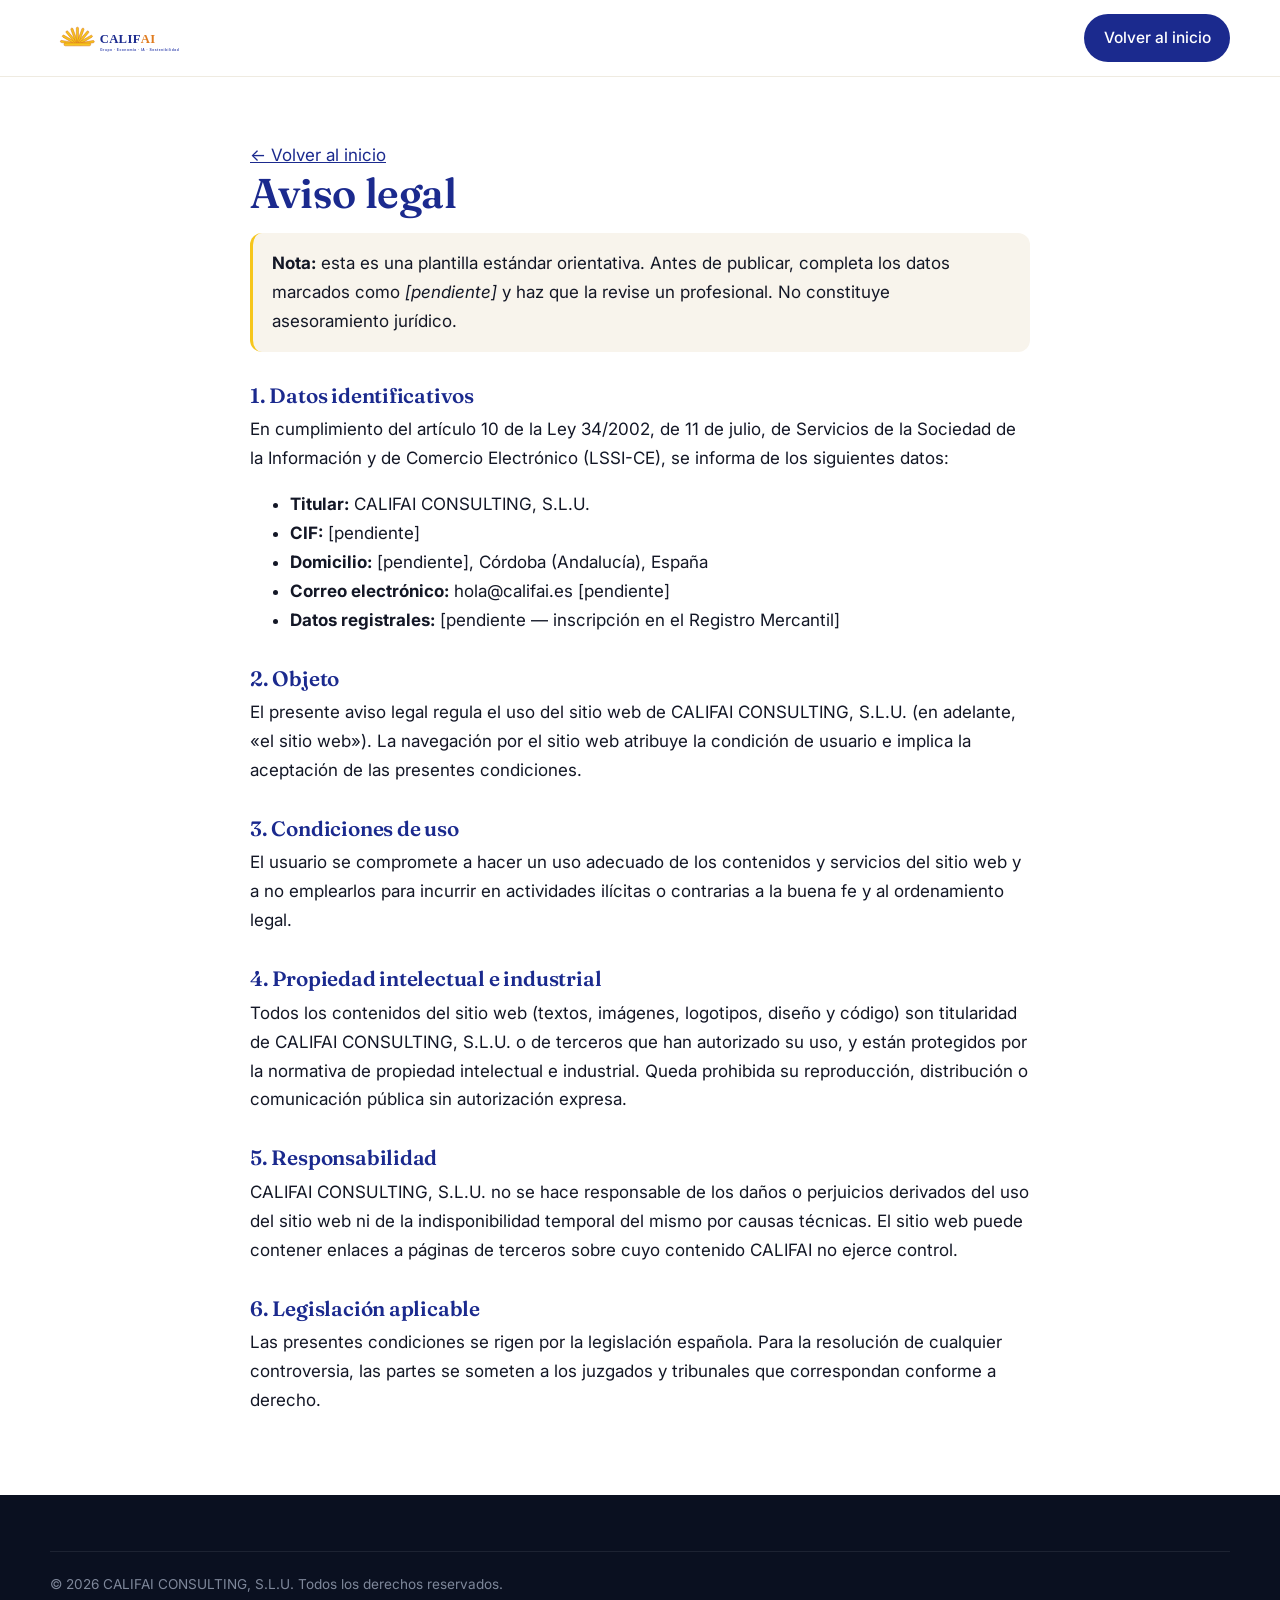
<file: aviso-legal.html>
<!DOCTYPE html>
<html lang="es">
<head>
  <meta charset="UTF-8" />
  <meta name="viewport" content="width=device-width, initial-scale=1.0" />
  <title>Aviso legal — CALIFAI</title>
  <meta name="description" content="Aviso legal de CALIFAI CONSULTING, S.L.U." />
  <meta name="robots" content="noindex" />
  <link rel="icon" type="image/svg+xml" href="assets/califai_icono_metalico.svg" />
  <link rel="preconnect" href="https://fonts.googleapis.com" />
  <link rel="preconnect" href="https://fonts.gstatic.com" crossorigin />
  <link href="https://fonts.googleapis.com/css2?family=Fraunces:opsz,wght@9..144,500;9..144,600;9..144,700&family=Inter:wght@400;500;600;700&display=swap" rel="stylesheet" />
  <link rel="stylesheet" href="styles.css" />
</head>
<body>
  <header class="site-header">
    <div class="container nav">
      <a class="nav__logo" href="index.html" aria-label="CALIFAI — inicio">
        <img src="assets/logo-califai.svg" alt="CALIFAI" width="190" height="58" />
      </a>
      <nav class="nav__menu" aria-label="Navegación principal">
        <a class="btn btn--small" href="index.html">Volver al inicio</a>
      </nav>
    </div>
  </header>

  <main class="legal">
    <div class="container">
      <a class="back" href="index.html">&larr; Volver al inicio</a>
      <h1>Aviso legal</h1>

      <p class="note"><strong>Nota:</strong> esta es una plantilla estándar orientativa. Antes de publicar, completa los datos marcados como <em>[pendiente]</em> y haz que la revise un profesional. No constituye asesoramiento jurídico.</p>

      <h2>1. Datos identificativos</h2>
      <p>En cumplimiento del artículo 10 de la Ley 34/2002, de 11 de julio, de Servicios de la Sociedad de la Información y de Comercio Electrónico (LSSI-CE), se informa de los siguientes datos:</p>
      <ul>
        <li><strong>Titular:</strong> CALIFAI CONSULTING, S.L.U.</li>
        <li><strong>CIF:</strong> [pendiente]</li>
        <li><strong>Domicilio:</strong> [pendiente], Córdoba (Andalucía), España</li>
        <li><strong>Correo electrónico:</strong> hola@califai.es [pendiente]</li>
        <li><strong>Datos registrales:</strong> [pendiente — inscripción en el Registro Mercantil]</li>
      </ul>

      <h2>2. Objeto</h2>
      <p>El presente aviso legal regula el uso del sitio web de CALIFAI CONSULTING, S.L.U. (en adelante, «el sitio web»). La navegación por el sitio web atribuye la condición de usuario e implica la aceptación de las presentes condiciones.</p>

      <h2>3. Condiciones de uso</h2>
      <p>El usuario se compromete a hacer un uso adecuado de los contenidos y servicios del sitio web y a no emplearlos para incurrir en actividades ilícitas o contrarias a la buena fe y al ordenamiento legal.</p>

      <h2>4. Propiedad intelectual e industrial</h2>
      <p>Todos los contenidos del sitio web (textos, imágenes, logotipos, diseño y código) son titularidad de CALIFAI CONSULTING, S.L.U. o de terceros que han autorizado su uso, y están protegidos por la normativa de propiedad intelectual e industrial. Queda prohibida su reproducción, distribución o comunicación pública sin autorización expresa.</p>

      <h2>5. Responsabilidad</h2>
      <p>CALIFAI CONSULTING, S.L.U. no se hace responsable de los daños o perjuicios derivados del uso del sitio web ni de la indisponibilidad temporal del mismo por causas técnicas. El sitio web puede contener enlaces a páginas de terceros sobre cuyo contenido CALIFAI no ejerce control.</p>

      <h2>6. Legislación aplicable</h2>
      <p>Las presentes condiciones se rigen por la legislación española. Para la resolución de cualquier controversia, las partes se someten a los juzgados y tribunales que correspondan conforme a derecho.</p>
    </div>
  </main>

  <footer class="site-footer">
    <div class="container footer__bottom">
      <p>&copy; <span id="year">2026</span> CALIFAI CONSULTING, S.L.U. Todos los derechos reservados.</p>
    </div>
  </footer>
  <script src="script.js"></script>
</body>
</html>
</file>
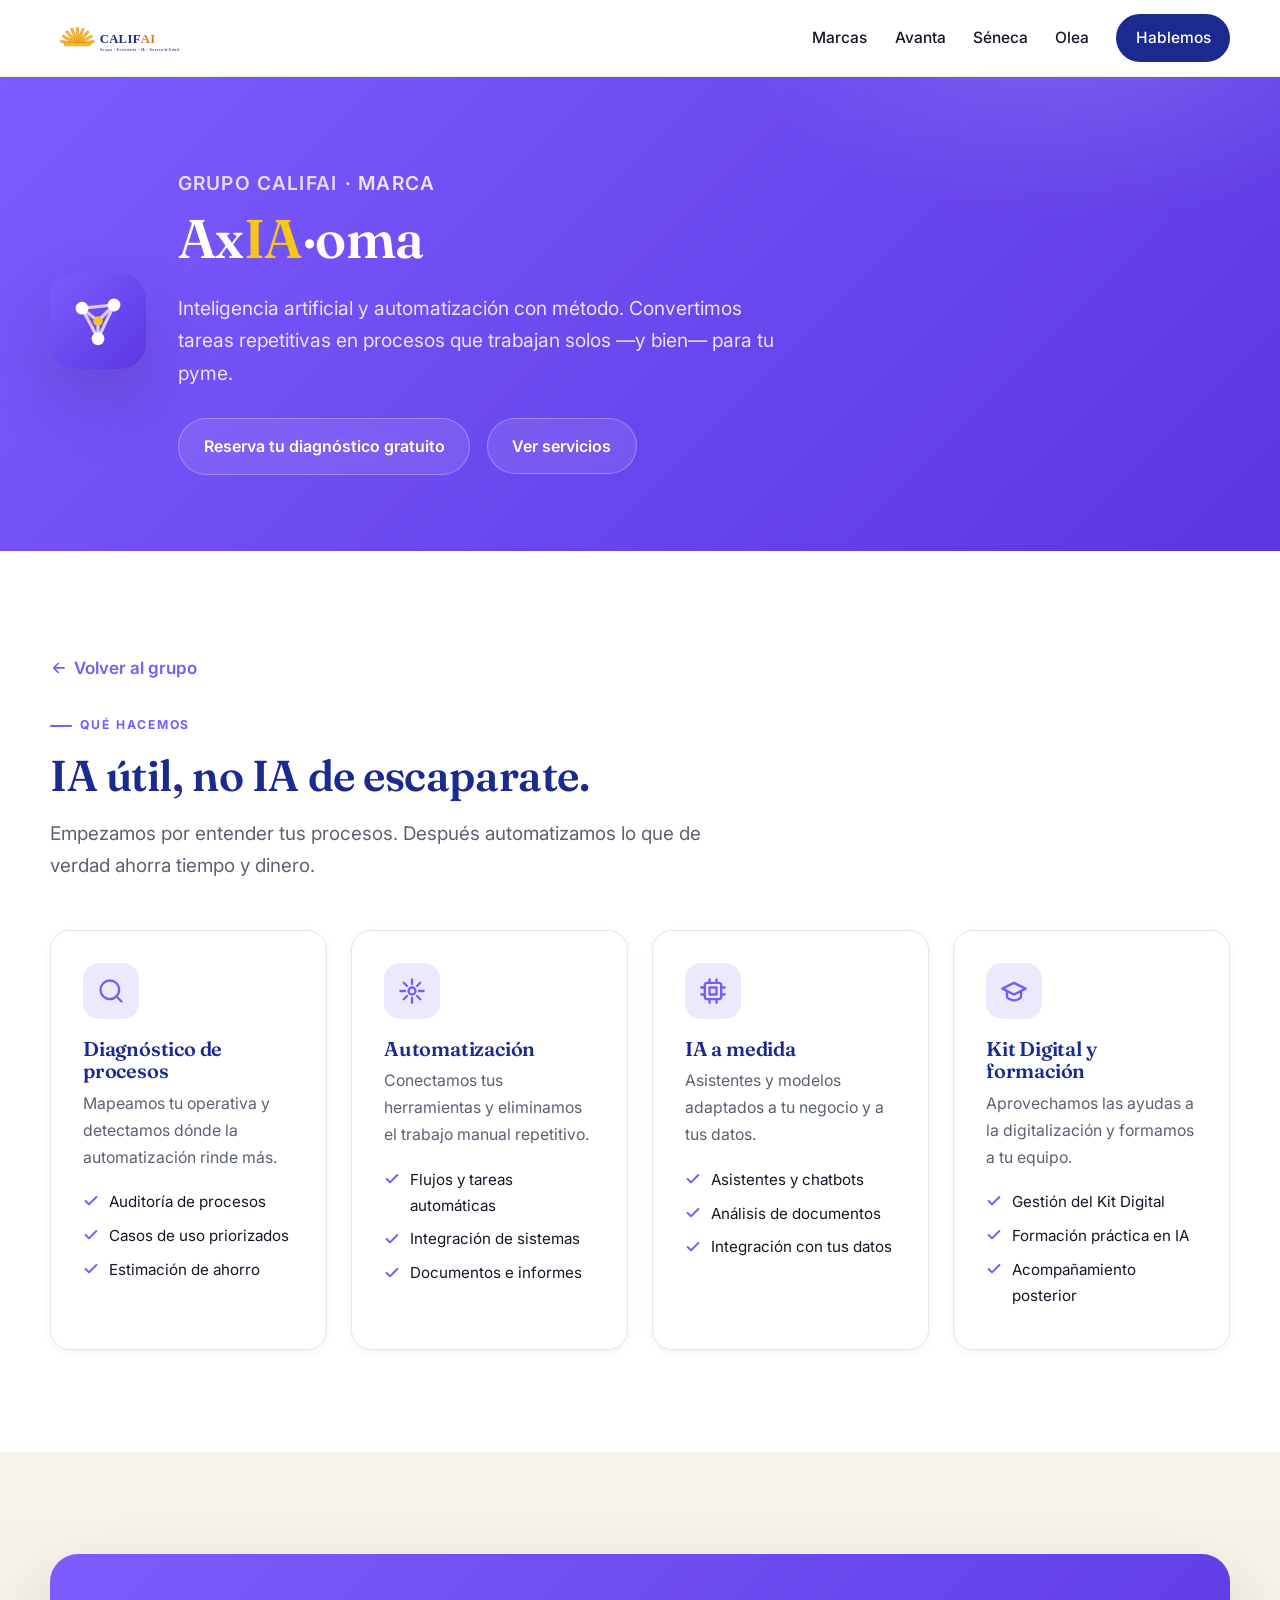
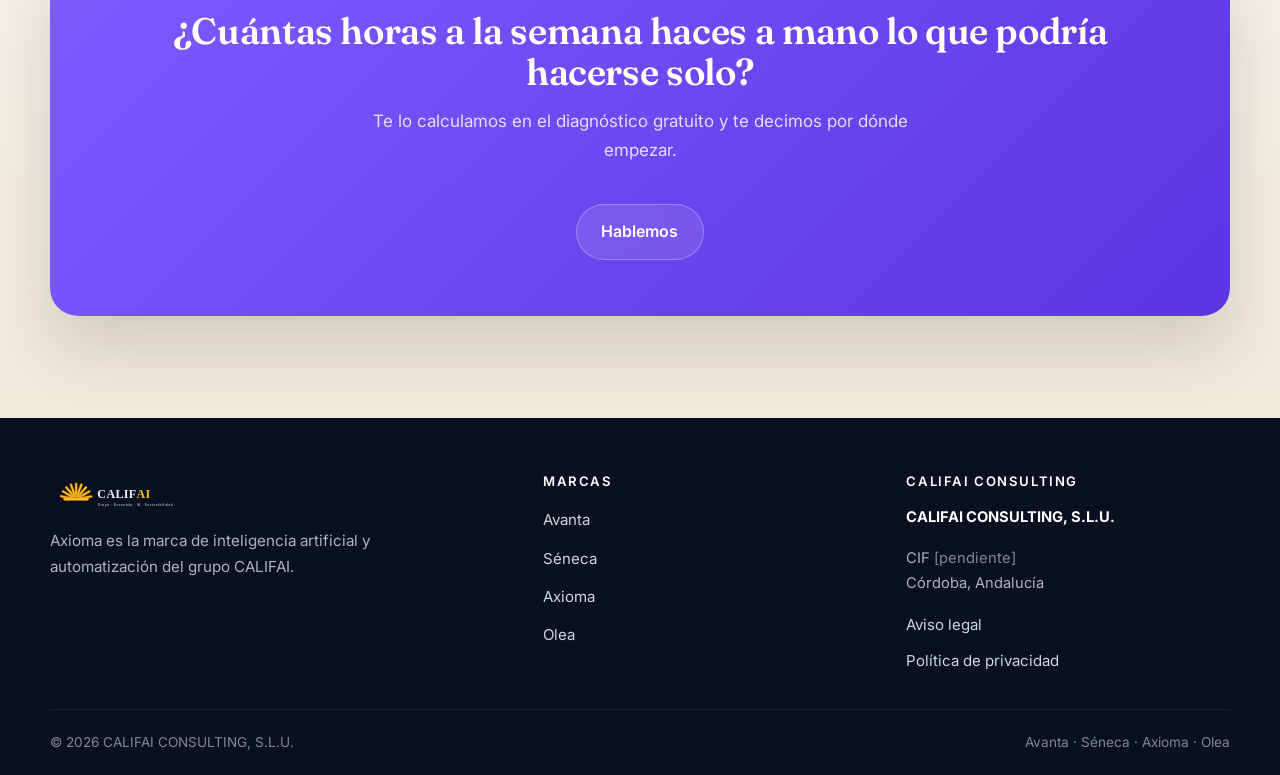
<file: axioma.html>
<!DOCTYPE html>
<html lang="es">
<head>
  <meta charset="UTF-8" />
  <meta name="viewport" content="width=device-width, initial-scale=1.0" />
  <title>Axioma — Inteligencia artificial y automatización | Grupo CALIFAI</title>
  <meta name="description" content="Axioma, la marca de IA del grupo CALIFAI: diagnóstico, automatización de procesos, integración de inteligencia artificial a medida, Kit Digital y formación." />
  <meta name="theme-color" content="#7A5AF8" />
  <meta property="og:type" content="website" />
  <meta property="og:title" content="Axioma — Inteligencia artificial y automatización" />
  <meta property="og:description" content="Automatización e IA a medida para pymes. Una marca del grupo CALIFAI." />
  <meta property="og:image" content="assets/califai_plata_medianoche.svg" />
  <link rel="icon" type="image/svg+xml" href="assets/califai_icono_metalico.svg" />
  <link rel="preconnect" href="https://fonts.googleapis.com" />
  <link rel="preconnect" href="https://fonts.gstatic.com" crossorigin />
  <link href="https://fonts.googleapis.com/css2?family=Fraunces:opsz,wght@9..144,500;9..144,600;9..144,700&family=Inter:wght@400;500;600;700&display=swap" rel="stylesheet" />
  <link rel="stylesheet" href="styles.css" />
</head>
<body class="brand-axioma">
  <a class="skip-link" href="#main">Saltar al contenido</a>

  <header class="site-header">
    <div class="container nav">
      <a class="nav__logo" href="index.html" aria-label="CALIFAI — inicio">
        <img src="assets/logo-califai.svg" alt="CALIFAI" width="190" height="58" />
      </a>
      <button class="nav__toggle" aria-expanded="false" aria-controls="nav-menu" aria-label="Abrir menú">
        <span></span><span></span><span></span>
      </button>
      <nav class="nav__menu" id="nav-menu" aria-label="Navegación principal">
        <a href="index.html#marcas">Marcas</a>
        <a href="avanta.html">Avanta</a>
        <a href="seneca.html">Séneca</a>
        <a href="olea.html">Olea</a>
        <a class="btn btn--small" href="index.html#contacto">Hablemos</a>
      </nav>
    </div>
  </header>

  <main id="main">
    <section class="brandhero">
      <div class="container brandhero__inner">
        <img class="brandhero__mark" src="assets/mark-axioma.svg" alt="Axioma" />
        <div>
          <p class="brandhero__kicker"><a href="index.html">Grupo CALIFAI</a> · Marca</p>
          <h1>Ax<span style="color:#F6C61C">IA</span>·oma</h1>
          <p>Inteligencia artificial y automatización con método. Convertimos tareas repetitivas en procesos que trabajan solos —y bien— para tu pyme.</p>
          <div class="brandhero__actions">
            <a class="btn btn--light" href="index.html#contacto">Reserva tu diagnóstico gratuito</a>
            <a class="btn btn--light" href="#servicios">Ver servicios</a>
          </div>
        </div>
      </div>
    </section>

    <section id="servicios" class="section">
      <div class="container">
        <a class="backlink" href="index.html#marcas"><svg viewBox="0 0 24 24" fill="none" stroke="currentColor" stroke-width="2.2" stroke-linecap="round" stroke-linejoin="round"><path d="M19 12H5M11 18l-6-6 6-6"/></svg> Volver al grupo</a>
        <header class="section__head reveal">
          <span class="eyebrow">Qué hacemos</span>
          <h2 class="section__title">IA útil, no IA de escaparate.</h2>
          <p class="section__lead">Empezamos por entender tus procesos. Después automatizamos lo que de verdad ahorra tiempo y dinero.</p>
        </header>

        <div class="cards">
          <article class="card reveal">
            <div class="icon-badge"><svg viewBox="0 0 24 24" fill="none" stroke="currentColor" stroke-width="2" stroke-linecap="round" stroke-linejoin="round"><circle cx="11" cy="11" r="8"/><path d="m21 21-4.3-4.3"/></svg></div>
            <h3 class="card__title">Diagnóstico de procesos</h3>
            <p class="card__what">Mapeamos tu operativa y detectamos dónde la automatización rinde más.</p>
            <ul class="card__list">
              <li><svg viewBox="0 0 24 24" fill="none" stroke="currentColor" stroke-width="3" stroke-linecap="round" stroke-linejoin="round"><path d="M20 6 9 17l-5-5"/></svg>Auditoría de procesos</li>
              <li><svg viewBox="0 0 24 24" fill="none" stroke="currentColor" stroke-width="3" stroke-linecap="round" stroke-linejoin="round"><path d="M20 6 9 17l-5-5"/></svg>Casos de uso priorizados</li>
              <li><svg viewBox="0 0 24 24" fill="none" stroke="currentColor" stroke-width="3" stroke-linecap="round" stroke-linejoin="round"><path d="M20 6 9 17l-5-5"/></svg>Estimación de ahorro</li>
            </ul>
          </article>

          <article class="card reveal">
            <div class="icon-badge"><svg viewBox="0 0 24 24" fill="none" stroke="currentColor" stroke-width="2" stroke-linecap="round" stroke-linejoin="round"><path d="M12 2v4M12 18v4M4.9 4.9l2.8 2.8M16.3 16.3l2.8 2.8M2 12h4M18 12h4M4.9 19.1l2.8-2.8M16.3 7.7l2.8-2.8"/><circle cx="12" cy="12" r="3"/></svg></div>
            <h3 class="card__title">Automatización</h3>
            <p class="card__what">Conectamos tus herramientas y eliminamos el trabajo manual repetitivo.</p>
            <ul class="card__list">
              <li><svg viewBox="0 0 24 24" fill="none" stroke="currentColor" stroke-width="3" stroke-linecap="round" stroke-linejoin="round"><path d="M20 6 9 17l-5-5"/></svg>Flujos y tareas automáticas</li>
              <li><svg viewBox="0 0 24 24" fill="none" stroke="currentColor" stroke-width="3" stroke-linecap="round" stroke-linejoin="round"><path d="M20 6 9 17l-5-5"/></svg>Integración de sistemas</li>
              <li><svg viewBox="0 0 24 24" fill="none" stroke="currentColor" stroke-width="3" stroke-linecap="round" stroke-linejoin="round"><path d="M20 6 9 17l-5-5"/></svg>Documentos e informes</li>
            </ul>
          </article>

          <article class="card reveal">
            <div class="icon-badge"><svg viewBox="0 0 24 24" fill="none" stroke="currentColor" stroke-width="2" stroke-linecap="round" stroke-linejoin="round"><rect x="5" y="5" width="14" height="14" rx="2"/><path d="M9 9h6v6H9zM9 2v3M15 2v3M9 19v3M15 19v3M2 9h3M2 15h3M19 9h3M19 15h3"/></svg></div>
            <h3 class="card__title">IA a medida</h3>
            <p class="card__what">Asistentes y modelos adaptados a tu negocio y a tus datos.</p>
            <ul class="card__list">
              <li><svg viewBox="0 0 24 24" fill="none" stroke="currentColor" stroke-width="3" stroke-linecap="round" stroke-linejoin="round"><path d="M20 6 9 17l-5-5"/></svg>Asistentes y chatbots</li>
              <li><svg viewBox="0 0 24 24" fill="none" stroke="currentColor" stroke-width="3" stroke-linecap="round" stroke-linejoin="round"><path d="M20 6 9 17l-5-5"/></svg>Análisis de documentos</li>
              <li><svg viewBox="0 0 24 24" fill="none" stroke="currentColor" stroke-width="3" stroke-linecap="round" stroke-linejoin="round"><path d="M20 6 9 17l-5-5"/></svg>Integración con tus datos</li>
            </ul>
          </article>

          <article class="card reveal">
            <div class="icon-badge"><svg viewBox="0 0 24 24" fill="none" stroke="currentColor" stroke-width="2" stroke-linecap="round" stroke-linejoin="round"><path d="M22 10 12 5 2 10l10 5 10-5z"/><path d="M6 12v5c0 1 2.7 3 6 3s6-2 6-3v-5"/></svg></div>
            <h3 class="card__title">Kit Digital y formación</h3>
            <p class="card__what">Aprovechamos las ayudas a la digitalización y formamos a tu equipo.</p>
            <ul class="card__list">
              <li><svg viewBox="0 0 24 24" fill="none" stroke="currentColor" stroke-width="3" stroke-linecap="round" stroke-linejoin="round"><path d="M20 6 9 17l-5-5"/></svg>Gestión del Kit Digital</li>
              <li><svg viewBox="0 0 24 24" fill="none" stroke="currentColor" stroke-width="3" stroke-linecap="round" stroke-linejoin="round"><path d="M20 6 9 17l-5-5"/></svg>Formación práctica en IA</li>
              <li><svg viewBox="0 0 24 24" fill="none" stroke="currentColor" stroke-width="3" stroke-linecap="round" stroke-linejoin="round"><path d="M20 6 9 17l-5-5"/></svg>Acompañamiento posterior</li>
            </ul>
          </article>
        </div>
      </div>
    </section>

    <section class="section section--cream">
      <div class="container">
        <div class="cta-band reveal">
          <h2>¿Cuántas horas a la semana haces a mano lo que podría hacerse solo?</h2>
          <p>Te lo calculamos en el diagnóstico gratuito y te decimos por dónde empezar.</p>
          <a class="btn btn--light" href="index.html#contacto">Hablemos</a>
        </div>
      </div>
    </section>
  </main>

  <footer class="site-footer">
    <div class="container footer">
      <div class="footer__brand">
        <img src="assets/logo-califai-light.svg" alt="CALIFAI" width="170" height="52" />
        <p>Axioma es la marca de inteligencia artificial y automatización del grupo CALIFAI.</p>
      </div>
      <div class="footer__col">
        <h4>Marcas</h4>
        <ul>
          <li><a href="avanta.html">Avanta</a></li>
          <li><a href="seneca.html">Séneca</a></li>
          <li><a href="axioma.html">Axioma</a></li>
          <li><a href="olea.html">Olea</a></li>
        </ul>
      </div>
      <div class="footer__col footer__legal">
        <h4>CALIFAI Consulting</h4>
        <p><strong>CALIFAI CONSULTING, S.L.U.</strong></p>
        <p>CIF <span class="placeholder">[pendiente]</span><br>Córdoba, Andalucía</p>
        <ul style="margin-top:.8rem">
          <li><a href="aviso-legal.html">Aviso legal</a></li>
          <li><a href="privacidad.html">Política de privacidad</a></li>
        </ul>
      </div>
    </div>
    <div class="container footer__bottom">
      <p>&copy; <span id="year">2026</span> CALIFAI CONSULTING, S.L.U.</p>
      <p>Avanta · Séneca · Axioma · Olea</p>
    </div>
  </footer>

  <script src="script.js"></script>
</body>
</html>
</file>
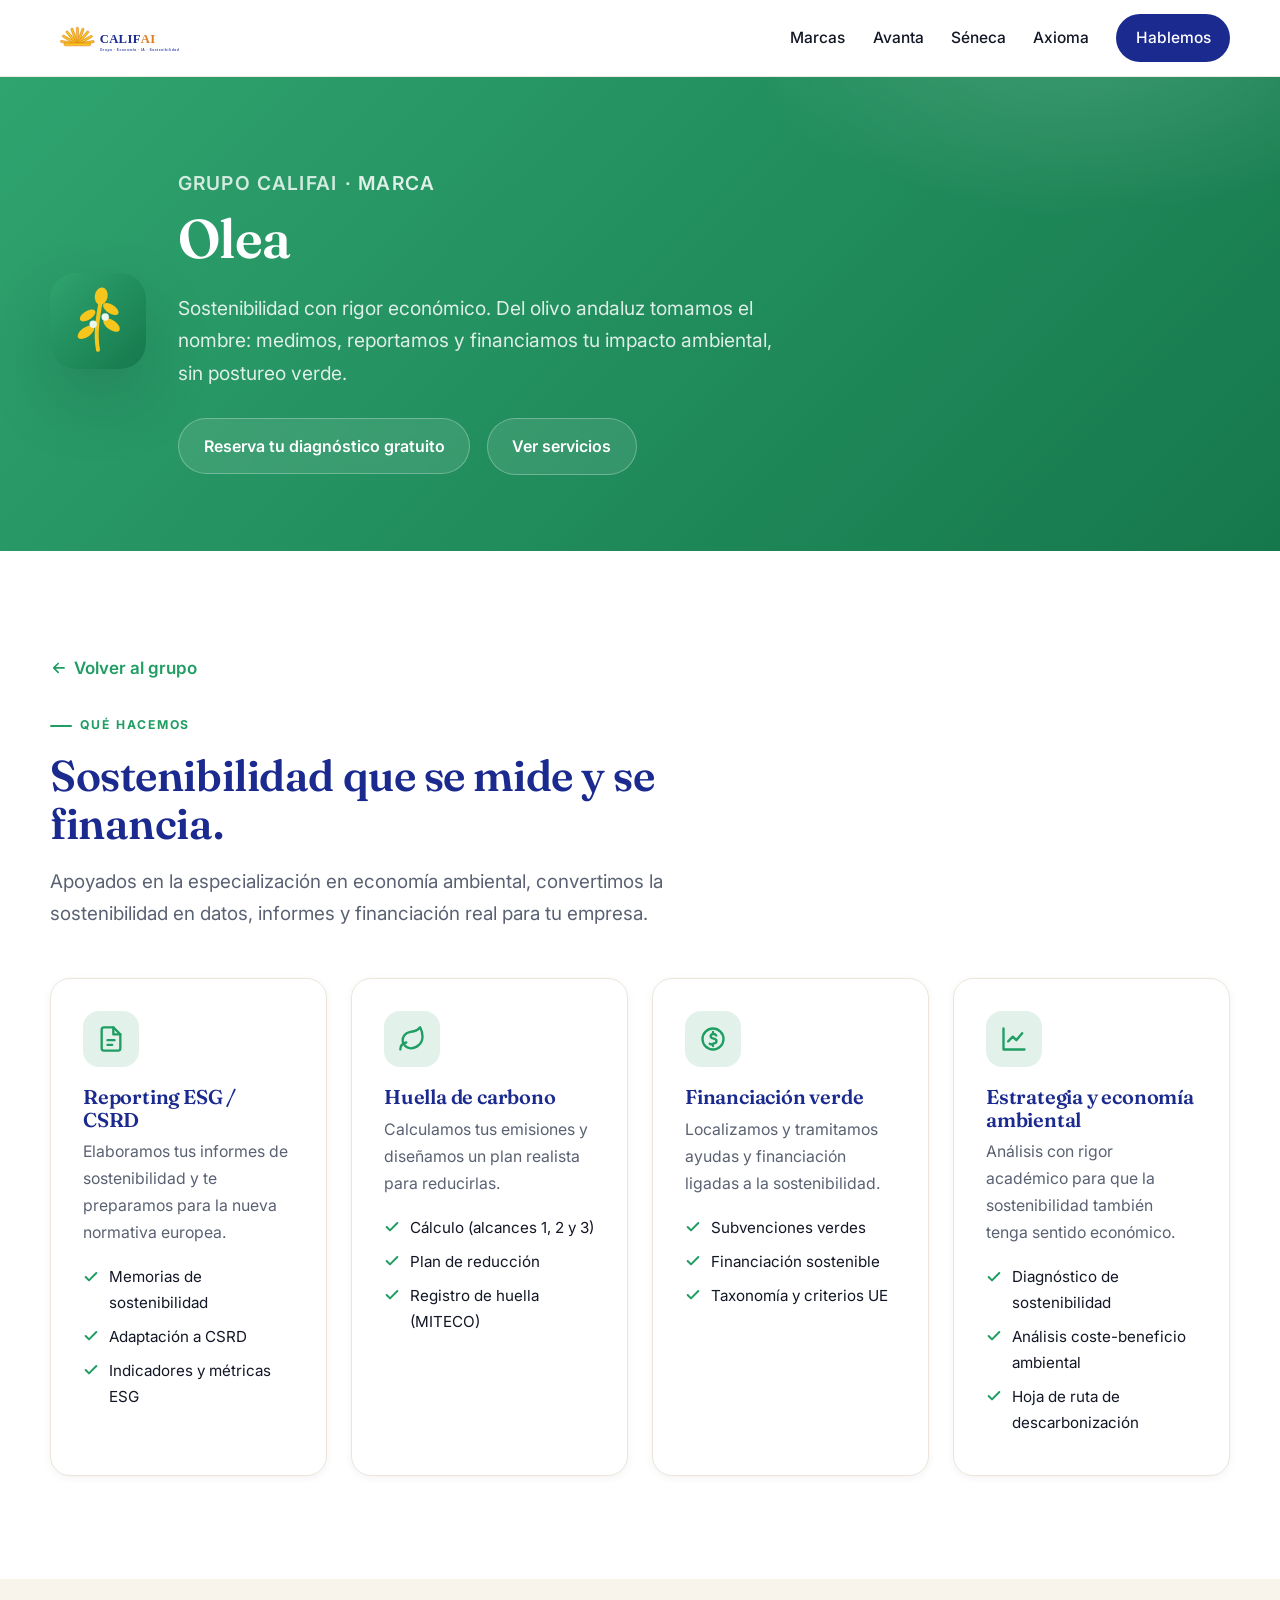
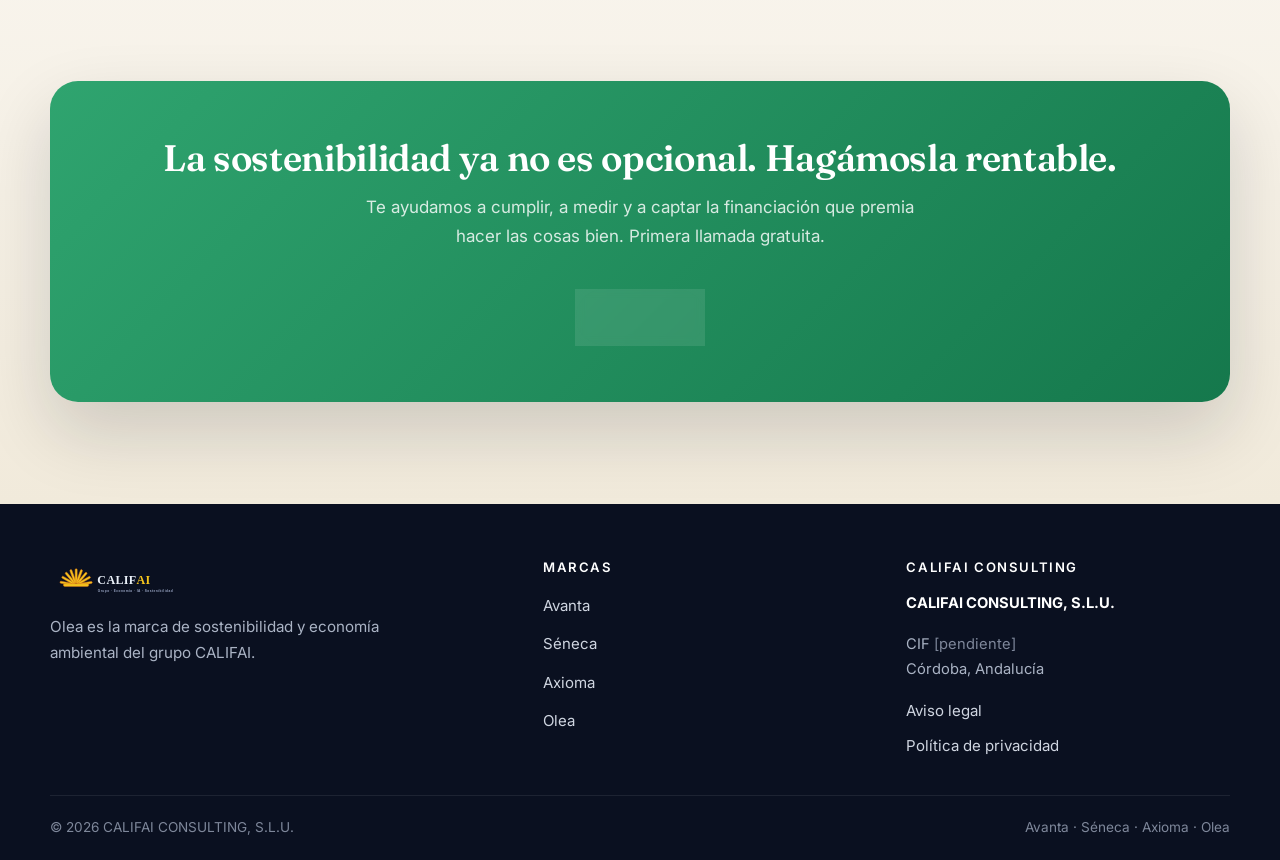
<file: olea.html>
<!DOCTYPE html>
<html lang="es">
<head>
  <meta charset="UTF-8" />
  <meta name="viewport" content="width=device-width, initial-scale=1.0" />
  <title>Olea — Sostenibilidad, ESG y financiación verde | Grupo CALIFAI</title>
  <meta name="description" content="Olea, la marca de sostenibilidad del grupo CALIFAI: reporting ESG/CSRD, cálculo de huella de carbono, financiación verde y estrategia basada en economía ambiental." />
  <meta name="theme-color" content="#1F9D63" />
  <meta property="og:type" content="website" />
  <meta property="og:title" content="Olea — Sostenibilidad, ESG y financiación verde" />
  <meta property="og:description" content="Reporting de sostenibilidad, huella de carbono y financiación verde. Una marca del grupo CALIFAI." />
  <meta property="og:image" content="assets/califai_plata_medianoche.svg" />
  <link rel="icon" type="image/svg+xml" href="assets/califai_icono_metalico.svg" />
  <link rel="preconnect" href="https://fonts.googleapis.com" />
  <link rel="preconnect" href="https://fonts.gstatic.com" crossorigin />
  <link href="https://fonts.googleapis.com/css2?family=Fraunces:opsz,wght@9..144,500;9..144,600;9..144,700&family=Inter:wght@400;500;600;700&display=swap" rel="stylesheet" />
  <link rel="stylesheet" href="styles.css" />
</head>
<body class="brand-olea">
  <a class="skip-link" href="#main">Saltar al contenido</a>

  <header class="site-header">
    <div class="container nav">
      <a class="nav__logo" href="index.html" aria-label="CALIFAI — inicio">
        <img src="assets/logo-califai.svg" alt="CALIFAI" width="190" height="58" />
      </a>
      <button class="nav__toggle" aria-expanded="false" aria-controls="nav-menu" aria-label="Abrir menú">
        <span></span><span></span><span></span>
      </button>
      <nav class="nav__menu" id="nav-menu" aria-label="Navegación principal">
        <a href="index.html#marcas">Marcas</a>
        <a href="avanta.html">Avanta</a>
        <a href="seneca.html">Séneca</a>
        <a href="axioma.html">Axioma</a>
        <a class="btn btn--small" href="index.html#contacto">Hablemos</a>
      </nav>
    </div>
  </header>

  <main id="main">
    <section class="brandhero">
      <div class="container brandhero__inner">
        <img class="brandhero__mark" src="assets/mark-olea.svg" alt="Olea" />
        <div>
          <p class="brandhero__kicker"><a href="index.html">Grupo CALIFAI</a> · Marca</p>
          <h1>Olea</h1>
          <p>Sostenibilidad con rigor económico. Del olivo andaluz tomamos el nombre: medimos, reportamos y financiamos tu impacto ambiental, sin postureo verde.</p>
          <div class="brandhero__actions">
            <a class="btn btn--light" href="index.html#contacto">Reserva tu diagnóstico gratuito</a>
            <a class="btn btn--light" href="#servicios">Ver servicios</a>
          </div>
        </div>
      </div>
    </section>

    <section id="servicios" class="section">
      <div class="container">
        <a class="backlink" href="index.html#marcas"><svg viewBox="0 0 24 24" fill="none" stroke="currentColor" stroke-width="2.2" stroke-linecap="round" stroke-linejoin="round"><path d="M19 12H5M11 18l-6-6 6-6"/></svg> Volver al grupo</a>
        <header class="section__head reveal">
          <span class="eyebrow">Qué hacemos</span>
          <h2 class="section__title">Sostenibilidad que se mide y se financia.</h2>
          <p class="section__lead">Apoyados en la especialización en economía ambiental, convertimos la sostenibilidad en datos, informes y financiación real para tu empresa.</p>
        </header>

        <div class="cards">
          <article class="card reveal">
            <div class="icon-badge"><svg viewBox="0 0 24 24" fill="none" stroke="currentColor" stroke-width="2" stroke-linecap="round" stroke-linejoin="round"><path d="M14 2H6a2 2 0 0 0-2 2v16a2 2 0 0 0 2 2h12a2 2 0 0 0 2-2V8z"/><path d="M14 2v6h6M9 13h6M9 17h4"/></svg></div>
            <h3 class="card__title">Reporting ESG / CSRD</h3>
            <p class="card__what">Elaboramos tus informes de sostenibilidad y te preparamos para la nueva normativa europea.</p>
            <ul class="card__list">
              <li><svg viewBox="0 0 24 24" fill="none" stroke="currentColor" stroke-width="3" stroke-linecap="round" stroke-linejoin="round"><path d="M20 6 9 17l-5-5"/></svg>Memorias de sostenibilidad</li>
              <li><svg viewBox="0 0 24 24" fill="none" stroke="currentColor" stroke-width="3" stroke-linecap="round" stroke-linejoin="round"><path d="M20 6 9 17l-5-5"/></svg>Adaptación a CSRD</li>
              <li><svg viewBox="0 0 24 24" fill="none" stroke="currentColor" stroke-width="3" stroke-linecap="round" stroke-linejoin="round"><path d="M20 6 9 17l-5-5"/></svg>Indicadores y métricas ESG</li>
            </ul>
          </article>

          <article class="card reveal">
            <div class="icon-badge"><svg viewBox="0 0 24 24" fill="none" stroke="currentColor" stroke-width="2" stroke-linecap="round" stroke-linejoin="round"><path d="M11 20A7 7 0 0 1 9.8 6.1C15.5 5 17 4.5 19 2c1 2 2 4.18 2 8 0 5.5-4.78 10-10 10z"/><path d="M2 21c0-3 1.85-5.36 5.08-6"/></svg></div>
            <h3 class="card__title">Huella de carbono</h3>
            <p class="card__what">Calculamos tus emisiones y diseñamos un plan realista para reducirlas.</p>
            <ul class="card__list">
              <li><svg viewBox="0 0 24 24" fill="none" stroke="currentColor" stroke-width="3" stroke-linecap="round" stroke-linejoin="round"><path d="M20 6 9 17l-5-5"/></svg>Cálculo (alcances 1, 2 y 3)</li>
              <li><svg viewBox="0 0 24 24" fill="none" stroke="currentColor" stroke-width="3" stroke-linecap="round" stroke-linejoin="round"><path d="M20 6 9 17l-5-5"/></svg>Plan de reducción</li>
              <li><svg viewBox="0 0 24 24" fill="none" stroke="currentColor" stroke-width="3" stroke-linecap="round" stroke-linejoin="round"><path d="M20 6 9 17l-5-5"/></svg>Registro de huella (MITECO)</li>
            </ul>
          </article>

          <article class="card reveal">
            <div class="icon-badge"><svg viewBox="0 0 24 24" fill="none" stroke="currentColor" stroke-width="2" stroke-linecap="round" stroke-linejoin="round"><circle cx="12" cy="12" r="9"/><path d="M14.8 9a2.6 2.6 0 0 0-2.3-1.3c-1.5 0-2.5.9-2.5 2s1 1.7 2.5 2 2.5.9 2.5 2-1 2-2.5 2A2.6 2.6 0 0 1 9.2 16M12 6v1.7M12 16.3V18"/></svg></div>
            <h3 class="card__title">Financiación verde</h3>
            <p class="card__what">Localizamos y tramitamos ayudas y financiación ligadas a la sostenibilidad.</p>
            <ul class="card__list">
              <li><svg viewBox="0 0 24 24" fill="none" stroke="currentColor" stroke-width="3" stroke-linecap="round" stroke-linejoin="round"><path d="M20 6 9 17l-5-5"/></svg>Subvenciones verdes</li>
              <li><svg viewBox="0 0 24 24" fill="none" stroke="currentColor" stroke-width="3" stroke-linecap="round" stroke-linejoin="round"><path d="M20 6 9 17l-5-5"/></svg>Financiación sostenible</li>
              <li><svg viewBox="0 0 24 24" fill="none" stroke="currentColor" stroke-width="3" stroke-linecap="round" stroke-linejoin="round"><path d="M20 6 9 17l-5-5"/></svg>Taxonomía y criterios UE</li>
            </ul>
          </article>

          <article class="card reveal">
            <div class="icon-badge"><svg viewBox="0 0 24 24" fill="none" stroke="currentColor" stroke-width="2" stroke-linecap="round" stroke-linejoin="round"><path d="M3 3v18h18"/><path d="m7 14 4-4 3 3 5-6"/></svg></div>
            <h3 class="card__title">Estrategia y economía ambiental</h3>
            <p class="card__what">Análisis con rigor académico para que la sostenibilidad también tenga sentido económico.</p>
            <ul class="card__list">
              <li><svg viewBox="0 0 24 24" fill="none" stroke="currentColor" stroke-width="3" stroke-linecap="round" stroke-linejoin="round"><path d="M20 6 9 17l-5-5"/></svg>Diagnóstico de sostenibilidad</li>
              <li><svg viewBox="0 0 24 24" fill="none" stroke="currentColor" stroke-width="3" stroke-linecap="round" stroke-linejoin="round"><path d="M20 6 9 17l-5-5"/></svg>Análisis coste-beneficio ambiental</li>
              <li><svg viewBox="0 0 24 24" fill="none" stroke="currentColor" stroke-width="3" stroke-linecap="round" stroke-linejoin="round"><path d="M20 6 9 17l-5-5"/></svg>Hoja de ruta de descarbonización</li>
            </ul>
          </article>
        </div>
      </div>
    </section>

    <section class="section section--cream">
      <div class="container">
        <div class="cta-band reveal">
          <h2>La sostenibilidad ya no es opcional. Hagámosla rentable.</h2>
          <p>Te ayudamos a cumplir, a medir y a captar la financiación que premia hacer las cosas bien. Primera llamada gratuita.</p>
          <a class="btn btn--light" href="index.html#contacto">Hablemos</a>
        </div>
      </div>
    </section>
  </main>

  <footer class="site-footer">
    <div class="container footer">
      <div class="footer__brand">
        <img src="assets/logo-califai-light.svg" alt="CALIFAI" width="170" height="52" />
        <p>Olea es la marca de sostenibilidad y economía ambiental del grupo CALIFAI.</p>
      </div>
      <div class="footer__col">
        <h4>Marcas</h4>
        <ul>
          <li><a href="avanta.html">Avanta</a></li>
          <li><a href="seneca.html">Séneca</a></li>
          <li><a href="axioma.html">Axioma</a></li>
          <li><a href="olea.html">Olea</a></li>
        </ul>
      </div>
      <div class="footer__col footer__legal">
        <h4>CALIFAI Consulting</h4>
        <p><strong>CALIFAI CONSULTING, S.L.U.</strong></p>
        <p>CIF <span class="placeholder">[pendiente]</span><br>Córdoba, Andalucía</p>
        <ul style="margin-top:.8rem">
          <li><a href="aviso-legal.html">Aviso legal</a></li>
          <li><a href="privacidad.html">Política de privacidad</a></li>
        </ul>
      </div>
    </div>
    <div class="container footer__bottom">
      <p>&copy; <span id="year">2026</span> CALIFAI CONSULTING, S.L.U.</p>
      <p>Avanta · Séneca · Axioma · Olea</p>
    </div>
  </footer>

  <script src="script.js"></script>
</body>
</html>
</file>
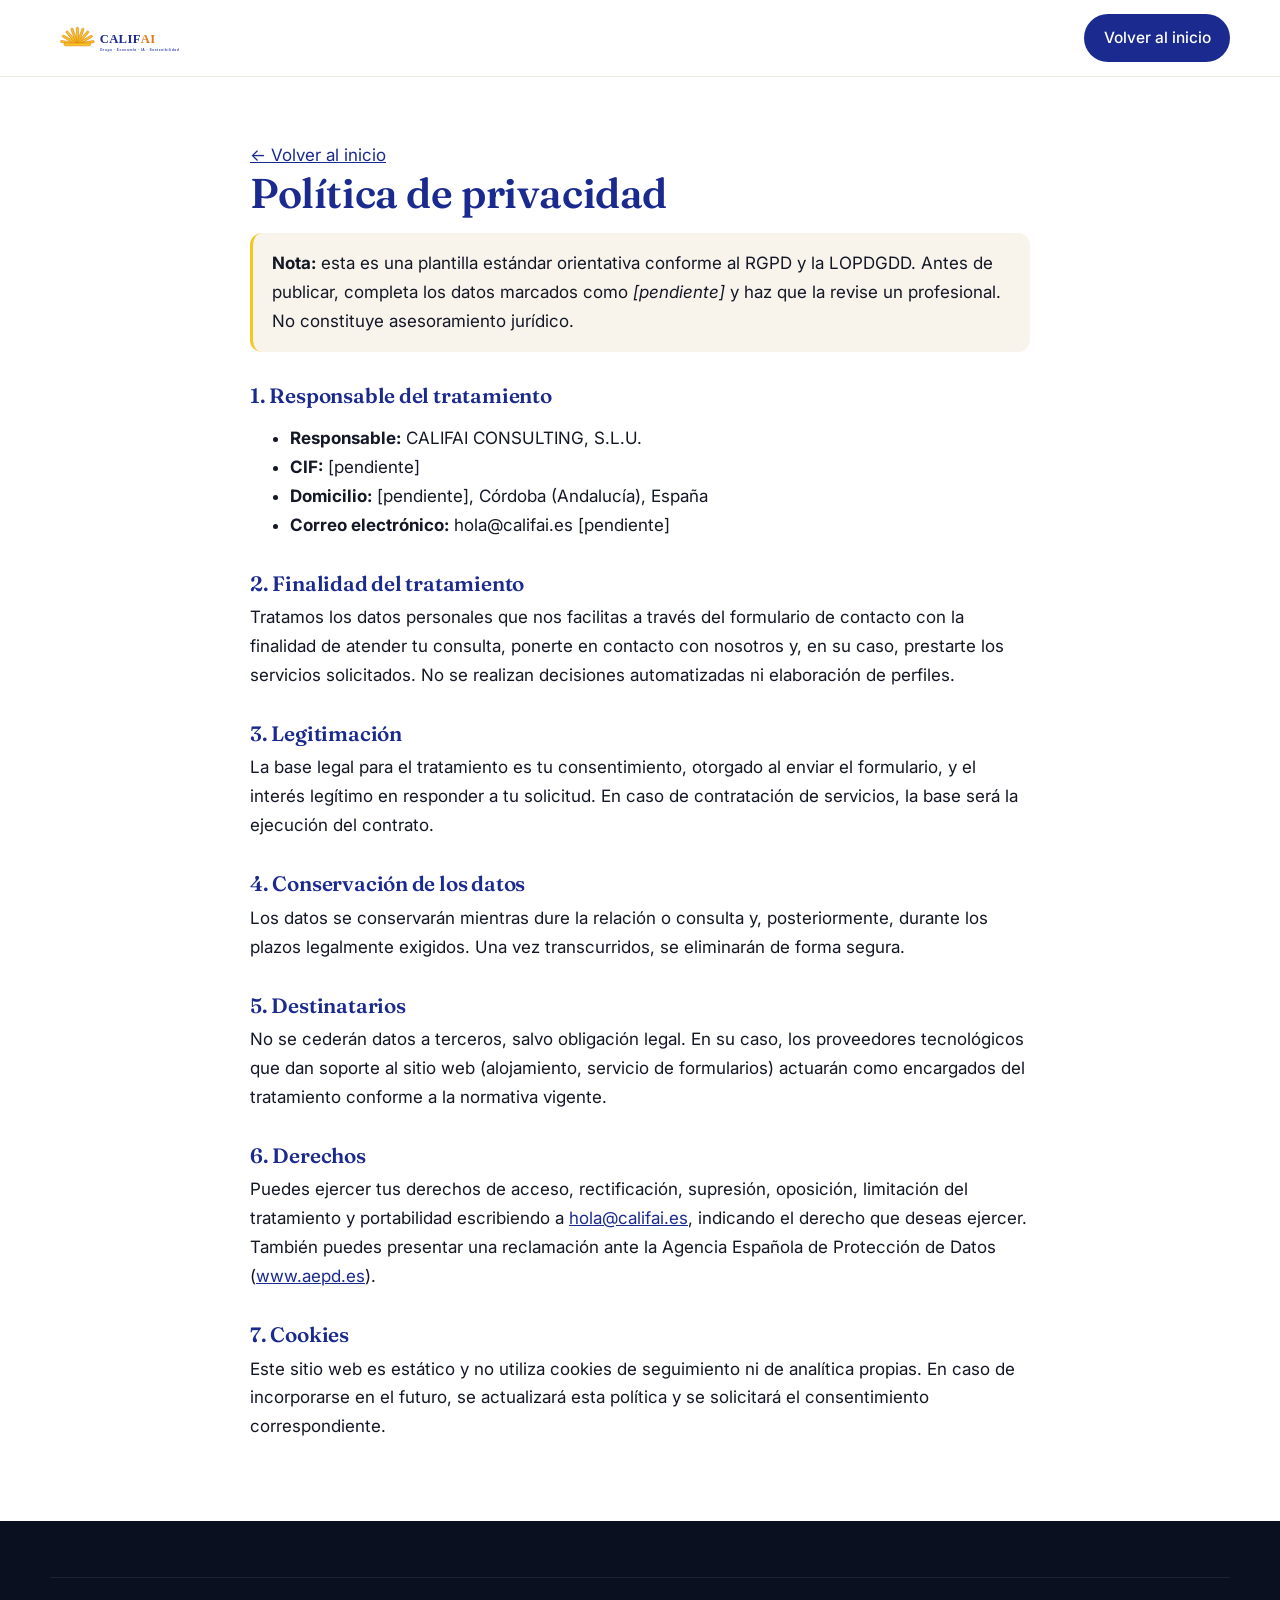
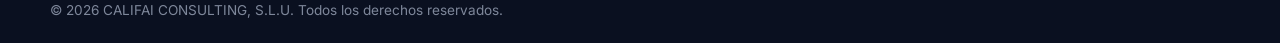
<file: privacidad.html>
<!DOCTYPE html>
<html lang="es">
<head>
  <meta charset="UTF-8" />
  <meta name="viewport" content="width=device-width, initial-scale=1.0" />
  <title>Política de privacidad — CALIFAI</title>
  <meta name="description" content="Política de privacidad y protección de datos de CALIFAI CONSULTING, S.L.U." />
  <meta name="robots" content="noindex" />
  <link rel="icon" type="image/svg+xml" href="assets/califai_icono_metalico.svg" />
  <link rel="preconnect" href="https://fonts.googleapis.com" />
  <link rel="preconnect" href="https://fonts.gstatic.com" crossorigin />
  <link href="https://fonts.googleapis.com/css2?family=Fraunces:opsz,wght@9..144,500;9..144,600;9..144,700&family=Inter:wght@400;500;600;700&display=swap" rel="stylesheet" />
  <link rel="stylesheet" href="styles.css" />
</head>
<body>
  <header class="site-header">
    <div class="container nav">
      <a class="nav__logo" href="index.html" aria-label="CALIFAI — inicio">
        <img src="assets/logo-califai.svg" alt="CALIFAI" width="190" height="58" />
      </a>
      <nav class="nav__menu" aria-label="Navegación principal">
        <a class="btn btn--small" href="index.html">Volver al inicio</a>
      </nav>
    </div>
  </header>

  <main class="legal">
    <div class="container">
      <a class="back" href="index.html">&larr; Volver al inicio</a>
      <h1>Política de privacidad</h1>

      <p class="note"><strong>Nota:</strong> esta es una plantilla estándar orientativa conforme al RGPD y la LOPDGDD. Antes de publicar, completa los datos marcados como <em>[pendiente]</em> y haz que la revise un profesional. No constituye asesoramiento jurídico.</p>

      <h2>1. Responsable del tratamiento</h2>
      <ul>
        <li><strong>Responsable:</strong> CALIFAI CONSULTING, S.L.U.</li>
        <li><strong>CIF:</strong> [pendiente]</li>
        <li><strong>Domicilio:</strong> [pendiente], Córdoba (Andalucía), España</li>
        <li><strong>Correo electrónico:</strong> hola@califai.es [pendiente]</li>
      </ul>

      <h2>2. Finalidad del tratamiento</h2>
      <p>Tratamos los datos personales que nos facilitas a través del formulario de contacto con la finalidad de atender tu consulta, ponerte en contacto con nosotros y, en su caso, prestarte los servicios solicitados. No se realizan decisiones automatizadas ni elaboración de perfiles.</p>

      <h2>3. Legitimación</h2>
      <p>La base legal para el tratamiento es tu consentimiento, otorgado al enviar el formulario, y el interés legítimo en responder a tu solicitud. En caso de contratación de servicios, la base será la ejecución del contrato.</p>

      <h2>4. Conservación de los datos</h2>
      <p>Los datos se conservarán mientras dure la relación o consulta y, posteriormente, durante los plazos legalmente exigidos. Una vez transcurridos, se eliminarán de forma segura.</p>

      <h2>5. Destinatarios</h2>
      <p>No se cederán datos a terceros, salvo obligación legal. En su caso, los proveedores tecnológicos que dan soporte al sitio web (alojamiento, servicio de formularios) actuarán como encargados del tratamiento conforme a la normativa vigente.</p>

      <h2>6. Derechos</h2>
      <p>Puedes ejercer tus derechos de acceso, rectificación, supresión, oposición, limitación del tratamiento y portabilidad escribiendo a <a href="mailto:hola@califai.es">hola@califai.es</a>, indicando el derecho que deseas ejercer. También puedes presentar una reclamación ante la Agencia Española de Protección de Datos (<a href="https://www.aepd.es" rel="noopener" target="_blank">www.aepd.es</a>).</p>

      <h2>7. Cookies</h2>
      <p>Este sitio web es estático y no utiliza cookies de seguimiento ni de analítica propias. En caso de incorporarse en el futuro, se actualizará esta política y se solicitará el consentimiento correspondiente.</p>
    </div>
  </main>

  <footer class="site-footer">
    <div class="container footer__bottom">
      <p>&copy; <span id="year">2026</span> CALIFAI CONSULTING, S.L.U. Todos los derechos reservados.</p>
    </div>
  </footer>
  <script src="script.js"></script>
</body>
</html>
</file>
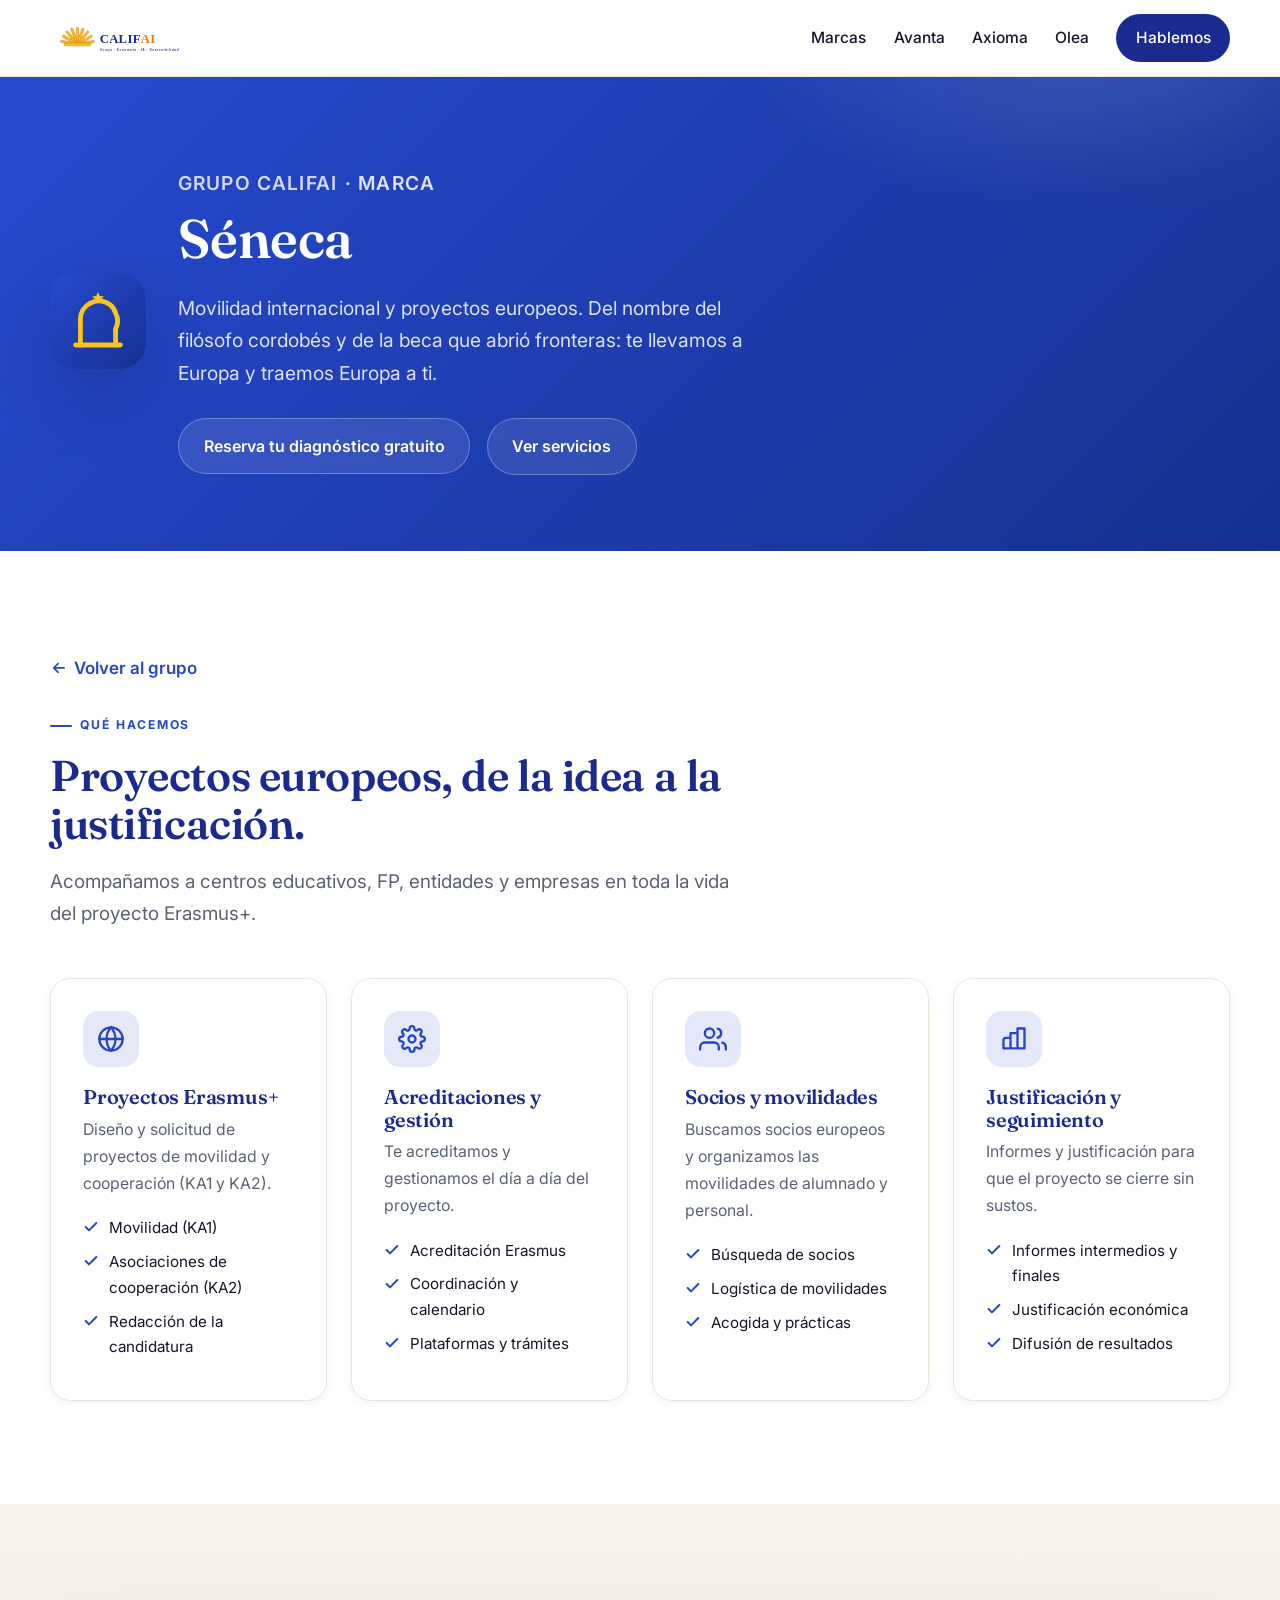
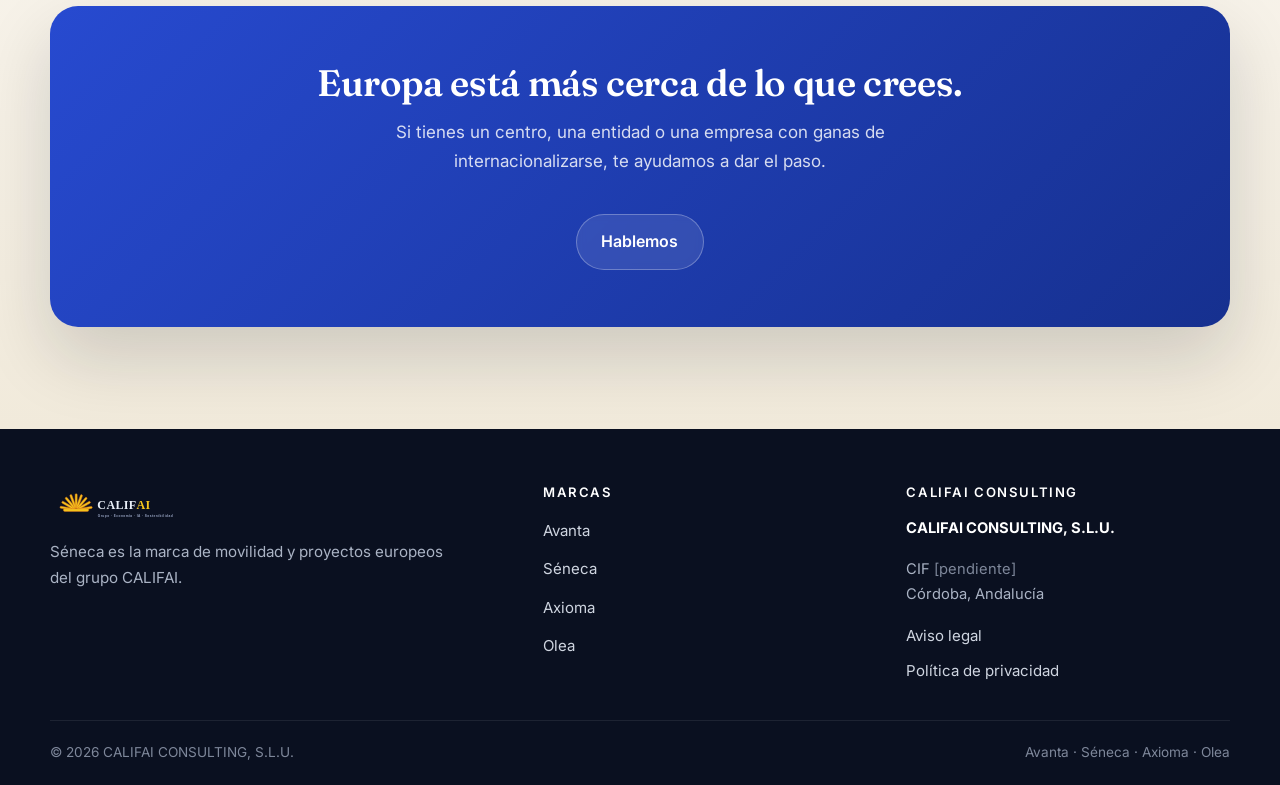
<file: seneca.html>
<!DOCTYPE html>
<html lang="es">
<head>
  <meta charset="UTF-8" />
  <meta name="viewport" content="width=device-width, initial-scale=1.0" />
  <title>Séneca — Movilidad internacional y proyectos Erasmus+ | Grupo CALIFAI</title>
  <meta name="description" content="Séneca, la marca de movilidad del grupo CALIFAI: diseño, solicitud y gestión de proyectos Erasmus+ y programas europeos, con toda su justificación." />
  <meta name="theme-color" content="#2647C4" />
  <meta property="og:type" content="website" />
  <meta property="og:title" content="Séneca — Movilidad internacional y Erasmus+" />
  <meta property="og:description" content="Proyectos Erasmus+ y movilidad europea de principio a fin. Una marca del grupo CALIFAI." />
  <meta property="og:image" content="assets/califai_plata_medianoche.svg" />
  <link rel="icon" type="image/svg+xml" href="assets/califai_icono_metalico.svg" />
  <link rel="preconnect" href="https://fonts.googleapis.com" />
  <link rel="preconnect" href="https://fonts.gstatic.com" crossorigin />
  <link href="https://fonts.googleapis.com/css2?family=Fraunces:opsz,wght@9..144,500;9..144,600;9..144,700&family=Inter:wght@400;500;600;700&display=swap" rel="stylesheet" />
  <link rel="stylesheet" href="styles.css" />
</head>
<body class="brand-seneca">
  <a class="skip-link" href="#main">Saltar al contenido</a>

  <header class="site-header">
    <div class="container nav">
      <a class="nav__logo" href="index.html" aria-label="CALIFAI — inicio">
        <img src="assets/logo-califai.svg" alt="CALIFAI" width="190" height="58" />
      </a>
      <button class="nav__toggle" aria-expanded="false" aria-controls="nav-menu" aria-label="Abrir menú">
        <span></span><span></span><span></span>
      </button>
      <nav class="nav__menu" id="nav-menu" aria-label="Navegación principal">
        <a href="index.html#marcas">Marcas</a>
        <a href="avanta.html">Avanta</a>
        <a href="axioma.html">Axioma</a>
        <a href="olea.html">Olea</a>
        <a class="btn btn--small" href="index.html#contacto">Hablemos</a>
      </nav>
    </div>
  </header>

  <main id="main">
    <section class="brandhero">
      <div class="container brandhero__inner">
        <img class="brandhero__mark" src="assets/mark-seneca.svg" alt="Séneca" />
        <div>
          <p class="brandhero__kicker"><a href="index.html">Grupo CALIFAI</a> · Marca</p>
          <h1>Séneca</h1>
          <p>Movilidad internacional y proyectos europeos. Del nombre del filósofo cordobés y de la beca que abrió fronteras: te llevamos a Europa y traemos Europa a ti.</p>
          <div class="brandhero__actions">
            <a class="btn btn--light" href="index.html#contacto">Reserva tu diagnóstico gratuito</a>
            <a class="btn btn--light" href="#servicios">Ver servicios</a>
          </div>
        </div>
      </div>
    </section>

    <section id="servicios" class="section">
      <div class="container">
        <a class="backlink" href="index.html#marcas"><svg viewBox="0 0 24 24" fill="none" stroke="currentColor" stroke-width="2.2" stroke-linecap="round" stroke-linejoin="round"><path d="M19 12H5M11 18l-6-6 6-6"/></svg> Volver al grupo</a>
        <header class="section__head reveal">
          <span class="eyebrow">Qué hacemos</span>
          <h2 class="section__title">Proyectos europeos, de la idea a la justificación.</h2>
          <p class="section__lead">Acompañamos a centros educativos, FP, entidades y empresas en toda la vida del proyecto Erasmus+.</p>
        </header>

        <div class="cards">
          <article class="card reveal">
            <div class="icon-badge"><svg viewBox="0 0 24 24" fill="none" stroke="currentColor" stroke-width="2" stroke-linecap="round" stroke-linejoin="round"><circle cx="12" cy="12" r="10"/><path d="M2 12h20M12 2a15 15 0 0 1 0 20 15 15 0 0 1 0-20"/></svg></div>
            <h3 class="card__title">Proyectos Erasmus+</h3>
            <p class="card__what">Diseño y solicitud de proyectos de movilidad y cooperación (KA1 y KA2).</p>
            <ul class="card__list">
              <li><svg viewBox="0 0 24 24" fill="none" stroke="currentColor" stroke-width="3" stroke-linecap="round" stroke-linejoin="round"><path d="M20 6 9 17l-5-5"/></svg>Movilidad (KA1)</li>
              <li><svg viewBox="0 0 24 24" fill="none" stroke="currentColor" stroke-width="3" stroke-linecap="round" stroke-linejoin="round"><path d="M20 6 9 17l-5-5"/></svg>Asociaciones de cooperación (KA2)</li>
              <li><svg viewBox="0 0 24 24" fill="none" stroke="currentColor" stroke-width="3" stroke-linecap="round" stroke-linejoin="round"><path d="M20 6 9 17l-5-5"/></svg>Redacción de la candidatura</li>
            </ul>
          </article>

          <article class="card reveal">
            <div class="icon-badge"><svg viewBox="0 0 24 24" fill="none" stroke="currentColor" stroke-width="2" stroke-linecap="round" stroke-linejoin="round"><path d="M12 15a3 3 0 1 0 0-6 3 3 0 0 0 0 6z"/><path d="M19.4 15a1.65 1.65 0 0 0 .33 1.82l.06.06a2 2 0 1 1-2.83 2.83l-.06-.06a1.65 1.65 0 0 0-1.82-.33 1.65 1.65 0 0 0-1 1.51V21a2 2 0 0 1-4 0v-.09A1.65 1.65 0 0 0 9 19.4a1.65 1.65 0 0 0-1.82.33l-.06.06a2 2 0 1 1-2.83-2.83l.06-.06a1.65 1.65 0 0 0 .33-1.82 1.65 1.65 0 0 0-1.51-1H3a2 2 0 0 1 0-4h.09A1.65 1.65 0 0 0 4.6 9a1.65 1.65 0 0 0-.33-1.82l-.06-.06a2 2 0 1 1 2.83-2.83l.06.06a1.65 1.65 0 0 0 1.82.33H9a1.65 1.65 0 0 0 1-1.51V3a2 2 0 0 1 4 0v.09a1.65 1.65 0 0 0 1 1.51 1.65 1.65 0 0 0 1.82-.33l.06-.06a2 2 0 1 1 2.83 2.83l-.06.06a1.65 1.65 0 0 0-.33 1.82V9a1.65 1.65 0 0 0 1.51 1H21a2 2 0 0 1 0 4h-.09a1.65 1.65 0 0 0-1.51 1z"/></svg></div>
            <h3 class="card__title">Acreditaciones y gestión</h3>
            <p class="card__what">Te acreditamos y gestionamos el día a día del proyecto.</p>
            <ul class="card__list">
              <li><svg viewBox="0 0 24 24" fill="none" stroke="currentColor" stroke-width="3" stroke-linecap="round" stroke-linejoin="round"><path d="M20 6 9 17l-5-5"/></svg>Acreditación Erasmus</li>
              <li><svg viewBox="0 0 24 24" fill="none" stroke="currentColor" stroke-width="3" stroke-linecap="round" stroke-linejoin="round"><path d="M20 6 9 17l-5-5"/></svg>Coordinación y calendario</li>
              <li><svg viewBox="0 0 24 24" fill="none" stroke="currentColor" stroke-width="3" stroke-linecap="round" stroke-linejoin="round"><path d="M20 6 9 17l-5-5"/></svg>Plataformas y trámites</li>
            </ul>
          </article>

          <article class="card reveal">
            <div class="icon-badge"><svg viewBox="0 0 24 24" fill="none" stroke="currentColor" stroke-width="2" stroke-linecap="round" stroke-linejoin="round"><path d="M17 21v-2a4 4 0 0 0-4-4H5a4 4 0 0 0-4 4v2"/><circle cx="9" cy="7" r="4"/><path d="M23 21v-2a4 4 0 0 0-3-3.87M16 3.13a4 4 0 0 1 0 7.75"/></svg></div>
            <h3 class="card__title">Socios y movilidades</h3>
            <p class="card__what">Buscamos socios europeos y organizamos las movilidades de alumnado y personal.</p>
            <ul class="card__list">
              <li><svg viewBox="0 0 24 24" fill="none" stroke="currentColor" stroke-width="3" stroke-linecap="round" stroke-linejoin="round"><path d="M20 6 9 17l-5-5"/></svg>Búsqueda de socios</li>
              <li><svg viewBox="0 0 24 24" fill="none" stroke="currentColor" stroke-width="3" stroke-linecap="round" stroke-linejoin="round"><path d="M20 6 9 17l-5-5"/></svg>Logística de movilidades</li>
              <li><svg viewBox="0 0 24 24" fill="none" stroke="currentColor" stroke-width="3" stroke-linecap="round" stroke-linejoin="round"><path d="M20 6 9 17l-5-5"/></svg>Acogida y prácticas</li>
            </ul>
          </article>

          <article class="card reveal">
            <div class="icon-badge"><svg viewBox="0 0 24 24" fill="none" stroke="currentColor" stroke-width="2" stroke-linecap="round" stroke-linejoin="round"><path d="M9 11H5a2 2 0 0 0-2 2v7h6zM15 7H9v13h6zM21 3h-6v17h6z"/></svg></div>
            <h3 class="card__title">Justificación y seguimiento</h3>
            <p class="card__what">Informes y justificación para que el proyecto se cierre sin sustos.</p>
            <ul class="card__list">
              <li><svg viewBox="0 0 24 24" fill="none" stroke="currentColor" stroke-width="3" stroke-linecap="round" stroke-linejoin="round"><path d="M20 6 9 17l-5-5"/></svg>Informes intermedios y finales</li>
              <li><svg viewBox="0 0 24 24" fill="none" stroke="currentColor" stroke-width="3" stroke-linecap="round" stroke-linejoin="round"><path d="M20 6 9 17l-5-5"/></svg>Justificación económica</li>
              <li><svg viewBox="0 0 24 24" fill="none" stroke="currentColor" stroke-width="3" stroke-linecap="round" stroke-linejoin="round"><path d="M20 6 9 17l-5-5"/></svg>Difusión de resultados</li>
            </ul>
          </article>
        </div>
      </div>
    </section>

    <section class="section section--cream">
      <div class="container">
        <div class="cta-band reveal">
          <h2>Europa está más cerca de lo que crees.</h2>
          <p>Si tienes un centro, una entidad o una empresa con ganas de internacionalizarse, te ayudamos a dar el paso.</p>
          <a class="btn btn--light" href="index.html#contacto">Hablemos</a>
        </div>
      </div>
    </section>
  </main>

  <footer class="site-footer">
    <div class="container footer">
      <div class="footer__brand">
        <img src="assets/logo-califai-light.svg" alt="CALIFAI" width="170" height="52" />
        <p>Séneca es la marca de movilidad y proyectos europeos del grupo CALIFAI.</p>
      </div>
      <div class="footer__col">
        <h4>Marcas</h4>
        <ul>
          <li><a href="avanta.html">Avanta</a></li>
          <li><a href="seneca.html">Séneca</a></li>
          <li><a href="axioma.html">Axioma</a></li>
          <li><a href="olea.html">Olea</a></li>
        </ul>
      </div>
      <div class="footer__col footer__legal">
        <h4>CALIFAI Consulting</h4>
        <p><strong>CALIFAI CONSULTING, S.L.U.</strong></p>
        <p>CIF <span class="placeholder">[pendiente]</span><br>Córdoba, Andalucía</p>
        <ul style="margin-top:.8rem">
          <li><a href="aviso-legal.html">Aviso legal</a></li>
          <li><a href="privacidad.html">Política de privacidad</a></li>
        </ul>
      </div>
    </div>
    <div class="container footer__bottom">
      <p>&copy; <span id="year">2026</span> CALIFAI CONSULTING, S.L.U.</p>
      <p>Avanta · Séneca · Axioma · Olea</p>
    </div>
  </footer>

  <script src="script.js"></script>
</body>
</html>
</file>
<file: styles.css>
/* ===========================================================
   CALIFAI — sistema de diseño
   Grupo paraguas + marcas: Avanta · Séneca · Axioma
   =========================================================== */

:root {
  /* Marca CALIFAI */
  --navy:        #1B2A8E;
  --navy-deep:   #141f63;
  --navy-bright: #3A4AB0;
  --gold:        #F6C61C;
  --gold-deep:   #D9711A;
  --orange:      #E07B1E;
  --midnight-1:  #0A1020;
  --midnight-2:  #16203A;
  --cream:       #F8F4EC;
  --cream-deep:  #F1EADB;
  --gray:        #5A6172;

  --ink:         #131726;
  --white:       #ffffff;
  --line:        #ece6da;
  --line-soft:   #f1ecdf;

  /* Acento por defecto = CALIFAI (lo sobrescribe cada marca) */
  --accent:        #E07B1E;
  --accent-strong: #c4650f;
  --accent-soft:   rgba(224, 123, 30, .12);
  --brand-grad:    linear-gradient(135deg, #22338f 0%, #141f63 100%);

  --maxw: 1180px;
  --radius:    20px;
  --radius-lg: 28px;
  --radius-sm: 12px;

  --shadow-sm: 0 2px 8px rgba(19, 24, 64, .05);
  --shadow:    0 14px 40px rgba(19, 24, 64, .09);
  --shadow-lg: 0 30px 70px rgba(10, 16, 32, .16);
  --shadow-accent: 0 14px 34px -8px var(--accent);

  --font-head: "Fraunces", Georgia, "Times New Roman", serif;
  --font-body: "Inter", system-ui, -apple-system, "Segoe UI", Roboto, sans-serif;

  --ease: cubic-bezier(.2, .7, .2, 1);
}

/* Acentos por marca (se aplican con class en <body>) */
.brand-avanta { --accent:#C9912B; --accent-strong:#a9781f; --accent-soft:rgba(201,145,43,.12); --brand-grad:linear-gradient(135deg,#22338f,#141f63); }
.brand-seneca { --accent:#2647C4; --accent-strong:#1a328f; --accent-soft:rgba(38,71,196,.12); --brand-grad:linear-gradient(135deg,#274ad0,#16308f); }
.brand-axioma { --accent:#7A5AF8; --accent-strong:#5a36e0; --accent-soft:rgba(122,90,248,.14); --brand-grad:linear-gradient(135deg,#7c5cff,#5a36e0); }
.brand-olea   { --accent:#1F9D63; --accent-strong:#15784c; --accent-soft:rgba(31,157,99,.13); --brand-grad:linear-gradient(135deg,#2fa46f,#15784c); }

/* ---------- Reset / base ---------- */
*, *::before, *::after { box-sizing: border-box; }
html { scroll-behavior: smooth; scroll-padding-top: 96px; -webkit-text-size-adjust: 100%; }
body {
  margin: 0;
  font-family: var(--font-body);
  color: var(--ink);
  background: var(--white);
  line-height: 1.7;
  font-size: 17px;
  -webkit-font-smoothing: antialiased;
  text-rendering: optimizeLegibility;
}
@media (prefers-reduced-motion: reduce) {
  html { scroll-behavior: auto; }
  *, *::before, *::after { animation: none !important; transition: none !important; }
}
img, svg { max-width: 100%; display: block; height: auto; }
a { color: var(--navy); }
h1, h2, h3, h4 { font-family: var(--font-head); line-height: 1.12; margin: 0 0 .4em; font-weight: 600; letter-spacing: -.01em; }
p { margin: 0 0 1rem; }
.container { width: min(100% - 2.5rem, var(--maxw)); margin-inline: auto; }
.accent { color: var(--accent); }
.text-balance { text-wrap: balance; }

/* ---------- Accesibilidad ---------- */
.skip-link { position: absolute; left: -999px; top: 0; background: var(--navy); color: #fff; padding: .6rem 1rem; border-radius: 0 0 var(--radius-sm) 0; z-index: 1000; }
.skip-link:focus { left: 0; }
:focus-visible { outline: 3px solid var(--accent); outline-offset: 3px; border-radius: 6px; }

/* ---------- Botones ---------- */
.btn {
  display: inline-flex; align-items: center; justify-content: center; gap: .55rem;
  font-family: var(--font-body); font-weight: 600; font-size: 1rem;
  padding: .85rem 1.55rem; border-radius: 999px; border: 1.5px solid transparent;
  text-decoration: none; cursor: pointer; white-space: nowrap;
  transition: transform .2s var(--ease), box-shadow .2s var(--ease), background-color .2s var(--ease), color .2s var(--ease), border-color .2s var(--ease);
}
.btn svg { width: 1.05em; height: 1.05em; }
.btn--primary { background: var(--accent); color: #fff; box-shadow: var(--shadow-accent); }
.btn--primary:hover { background: var(--accent-strong); transform: translateY(-2px); }
.btn--ghost { background: transparent; color: var(--navy); border-color: rgba(27,42,142,.25); }
.btn--ghost:hover { background: var(--navy); color: #fff; border-color: var(--navy); transform: translateY(-2px); }
.btn--light { background: rgba(255,255,255,.1); color: #fff; border-color: rgba(255,255,255,.28); backdrop-filter: blur(4px); }
.btn--light:hover { background: #fff; color: var(--midnight-1); transform: translateY(-2px); }
.btn--small { padding: .6rem 1.15rem; font-size: .95rem; background: var(--navy); color: #fff; }
.btn--small:hover { background: var(--navy-bright); transform: translateY(-1px); }
.btn--block { width: 100%; }

/* ---------- Header / Navbar ---------- */
.site-header {
  position: sticky; top: 0; z-index: 100;
  background: rgba(255,255,255,.72);
  backdrop-filter: saturate(150%) blur(14px);
  border-bottom: 1px solid rgba(236,230,218,.8);
}
.nav { display: flex; align-items: center; justify-content: space-between; min-height: 76px; gap: 1rem; }
.nav__logo { display: inline-flex; }
.nav__logo img { height: 40px; width: auto; }
.nav__menu { display: flex; align-items: center; gap: 1.7rem; }
.nav__menu a { text-decoration: none; color: var(--ink); font-weight: 500; font-size: .97rem; position: relative; }
.nav__menu a:not(.btn)::after {
  content: ""; position: absolute; left: 0; bottom: -6px; height: 2px; width: 0;
  background: var(--accent); border-radius: 2px; transition: width .25s var(--ease);
}
.nav__menu a:not(.btn):hover::after { width: 100%; }
.nav__menu a.btn { color: #fff; }
.nav__toggle { display: none; flex-direction: column; gap: 5px; background: none; border: 0; padding: 8px; cursor: pointer; }
.nav__toggle span { width: 26px; height: 2.5px; background: var(--navy); border-radius: 3px; transition: .25s var(--ease); }
.nav__toggle[aria-expanded="true"] span:nth-child(1) { transform: translateY(7.5px) rotate(45deg); }
.nav__toggle[aria-expanded="true"] span:nth-child(2) { opacity: 0; }
.nav__toggle[aria-expanded="true"] span:nth-child(3) { transform: translateY(-7.5px) rotate(-45deg); }

/* ---------- Utilidades de sección ---------- */
.section { padding: clamp(4rem, 8vw, 7rem) 0; }
.section--cream { background: linear-gradient(180deg, var(--cream) 0%, var(--cream-deep) 100%); }
.section--dark { background: radial-gradient(900px 500px at 80% -10%, rgba(246,198,28,.10), transparent 60%), linear-gradient(165deg, var(--midnight-2) 0%, var(--midnight-1) 100%); color: #cdd4e1; }
.section__head { max-width: 64ch; margin-bottom: 3rem; }
.section__head--center { margin-inline: auto; text-align: center; }
.eyebrow { display: inline-flex; align-items: center; gap: .5rem; text-transform: uppercase; letter-spacing: .16em; font-size: .76rem; font-weight: 700; color: var(--accent); margin-bottom: 1rem; }
.eyebrow::before { content: ""; width: 22px; height: 2px; background: var(--accent); border-radius: 2px; }
.eyebrow--center::before { display: none; }
.eyebrow--light { color: var(--gold); }
.section__title { font-size: clamp(1.9rem, 3.8vw, 2.7rem); color: var(--navy); }
.section__title--light { color: #fff; }
.section__lead { font-size: 1.18rem; color: var(--gray); }
.section--dark .section__lead { color: #aab3c4; }
.section__note { color: var(--gray); font-size: .96rem; margin-top: 1.5rem; }

/* ---------- Hero ---------- */
.hero { position: relative; overflow: hidden; padding: clamp(3.5rem, 7vw, 7rem) 0 clamp(3rem, 6vw, 5.5rem); background: linear-gradient(180deg, #fff 0%, var(--cream) 100%); }
.hero::before { content: ""; position: absolute; inset: 0; background: radial-gradient(720px 360px at 88% 0%, rgba(246,198,28,.22), transparent 62%), radial-gradient(640px 420px at 5% 110%, rgba(27,42,142,.08), transparent 60%); pointer-events: none; }
.hero__inner { position: relative; display: grid; grid-template-columns: 1.1fr .9fr; gap: 3.5rem; align-items: center; }
.hero__eyebrow { display: inline-flex; align-items: center; gap: .55rem; background: rgba(27,42,142,.06); border: 1px solid rgba(27,42,142,.12); color: var(--navy); padding: .4rem 1rem; border-radius: 999px; font-size: .82rem; font-weight: 600; letter-spacing: .04em; margin-bottom: 1.4rem; }
.hero__eyebrow .dot { width: 7px; height: 7px; border-radius: 50%; background: var(--gold); box-shadow: 0 0 0 4px rgba(246,198,28,.25); }
.hero__title { font-size: clamp(2.4rem, 5.4vw, 4rem); font-weight: 600; color: var(--navy); }
.hero__subtitle { font-size: clamp(1.15rem, 2vw, 1.4rem); color: var(--gray); max-width: 34ch; margin-top: .4rem; }
.hero__actions { display: flex; flex-wrap: wrap; gap: 1rem; margin: 2rem 0 1.6rem; }
.hero__note { font-size: .98rem; color: var(--gray); max-width: 50ch; border-left: 3px solid var(--gold); padding-left: 1rem; }
.hero__art { position: relative; }
.hero__art img { width: 100%; max-width: 440px; margin-inline: auto; border-radius: var(--radius-lg); box-shadow: var(--shadow-lg); }
.hero__badge { position: absolute; bottom: -18px; left: 50%; transform: translateX(-50%); background: #fff; box-shadow: var(--shadow); border: 1px solid var(--line); border-radius: 999px; padding: .55rem 1.2rem; font-size: .85rem; font-weight: 600; color: var(--navy); white-space: nowrap; }

/* ---------- Trust strip ---------- */
.trust { background: var(--white); border-bottom: 1px solid var(--line); }
.trust__inner { display: flex; flex-wrap: wrap; gap: 1rem 2.5rem; align-items: center; justify-content: center; padding: 1.3rem 0; }
.trust__item { display: inline-flex; align-items: center; gap: .55rem; font-size: .92rem; font-weight: 500; color: var(--gray); }
.trust__item svg { width: 20px; height: 20px; color: var(--accent); }

/* ---------- Iconos ---------- */
.icon-badge { width: 56px; height: 56px; border-radius: 16px; display: grid; place-items: center; background: var(--accent-soft); color: var(--accent); margin-bottom: 1.2rem; }
.icon-badge svg { width: 28px; height: 28px; }

/* ---------- Marcas del grupo (tarjetas-enlace) ---------- */
.brands { display: grid; grid-template-columns: repeat(auto-fit, minmax(248px, 1fr)); gap: 1.6rem; }
.brand-card {
  --c: var(--navy);
  position: relative; display: flex; flex-direction: column;
  background: #fff; border: 1px solid var(--line); border-radius: var(--radius-lg);
  padding: 2rem; text-decoration: none; color: inherit; overflow: hidden;
  box-shadow: var(--shadow-sm);
  transition: transform .25s var(--ease), box-shadow .25s var(--ease), border-color .25s var(--ease);
}
.brand-card::before { content: ""; position: absolute; top: 0; left: 0; right: 0; height: 5px; background: var(--c); transform: scaleX(0); transform-origin: left; transition: transform .3s var(--ease); }
.brand-card:hover { transform: translateY(-6px); box-shadow: var(--shadow-lg); border-color: transparent; }
.brand-card:hover::before { transform: scaleX(1); }
.brand-card[data-c="avanta"] { --c: #C9912B; }
.brand-card[data-c="seneca"] { --c: #2647C4; }
.brand-card[data-c="axioma"] { --c: #7A5AF8; }
.brand-card[data-c="olea"] { --c: #1F9D63; }
.brand-card__mark { width: 64px; height: 64px; border-radius: 18px; box-shadow: var(--shadow-sm); margin-bottom: 1.3rem; }
.brand-card__name { font-size: 1.5rem; color: var(--navy); margin-bottom: .15rem; }
.brand-card__name b { color: var(--c); }
.brand-card__tag { font-size: .8rem; font-weight: 700; letter-spacing: .1em; text-transform: uppercase; color: var(--c); margin-bottom: .9rem; }
.brand-card__desc { color: var(--gray); font-size: .98rem; flex: 1; }
.brand-card__cta { display: inline-flex; align-items: center; gap: .45rem; margin-top: 1.3rem; font-weight: 600; color: var(--c); }
.brand-card__cta svg { width: 1.05em; height: 1.05em; transition: transform .25s var(--ease); }
.brand-card:hover .brand-card__cta svg { transform: translateX(4px); }

/* ---------- Tarjetas de servicios ---------- */
.cards { display: grid; grid-template-columns: repeat(auto-fit, minmax(260px, 1fr)); gap: 1.5rem; }
.card { background: #fff; border: 1px solid var(--line); border-radius: var(--radius); padding: 2rem; box-shadow: var(--shadow-sm); transition: transform .22s var(--ease), box-shadow .22s var(--ease), border-color .22s var(--ease); }
.card:hover { transform: translateY(-5px); box-shadow: var(--shadow); border-color: var(--line-soft); }
.card__title { font-size: 1.25rem; color: var(--navy); }
.card__what { color: var(--gray); font-size: .99rem; }
.card__list { margin: 1.1rem 0 0; padding: 0; list-style: none; }
.card__list li { position: relative; padding-left: 1.6rem; margin-bottom: .5rem; font-size: .95rem; }
.card__list li svg { position: absolute; left: 0; top: .28em; width: 16px; height: 16px; color: var(--accent); }

/* ---------- Por qué (dark) ---------- */
.porque { display: grid; grid-template-columns: .85fr 1.15fr; gap: 3.5rem; align-items: center; }
.porque__media img { width: 100%; max-width: 380px; margin-inline: auto; filter: drop-shadow(0 30px 60px rgba(0,0,0,.5)); }
.features { list-style: none; margin: 1.8rem 0 0; padding: 0; display: grid; gap: 1.5rem; }
.features li { display: grid; grid-template-columns: auto 1fr; gap: 1rem; align-items: start; }
.features .f-ico { width: 42px; height: 42px; border-radius: 12px; display: grid; place-items: center; background: rgba(246,198,28,.14); color: var(--gold); }
.features .f-ico svg { width: 22px; height: 22px; }
.features h3 { color: #fff; font-size: 1.12rem; margin-bottom: .2em; }
.features p { color: #aab3c4; margin: 0; font-size: .98rem; }

/* ---------- Proceso ---------- */
.steps { list-style: none; margin: 0; padding: 0; display: grid; grid-template-columns: repeat(auto-fit, minmax(220px, 1fr)); gap: 1.5rem; }
.step { position: relative; background: #fff; border-radius: var(--radius); padding: 2rem 1.7rem; border: 1px solid var(--line); box-shadow: var(--shadow-sm); }
.step__num { display: grid; place-items: center; width: 46px; height: 46px; border-radius: 14px; background: var(--brand-grad); color: #fff; font-family: var(--font-head); font-weight: 700; font-size: 1.25rem; margin-bottom: 1.1rem; }
.step__title { font-size: 1.12rem; color: var(--navy); }
.step p { color: var(--gray); margin: 0; font-size: .96rem; }

/* ---------- Nosotros ---------- */
.nosotros { display: grid; grid-template-columns: .8fr 1.2fr; gap: 3.5rem; align-items: center; }
.photo-placeholder { aspect-ratio: 4/5; max-width: 340px; margin-inline: auto; border-radius: var(--radius-lg); overflow: hidden; background: var(--brand-grad); display: grid; place-items: center; padding: 2.4rem; box-shadow: var(--shadow-lg); }
.photo-placeholder img { width: 72%; }
.nosotros__name { font-size: .99rem; color: var(--gray); border-left: 3px solid var(--gold); padding-left: 1rem; }

/* ---------- Tags ---------- */
.tags { display: flex; flex-wrap: wrap; gap: .7rem; }
.tag { background: #fff; border: 1px solid var(--line); border-radius: 999px; padding: .55rem 1.2rem; font-weight: 500; font-size: .95rem; color: var(--navy); box-shadow: var(--shadow-sm); }

/* ---------- Contacto ---------- */
.contacto { display: grid; grid-template-columns: 1fr 1fr; gap: 3.5rem; align-items: start; }
.contacto__lead { color: #aab3c4; max-width: 44ch; }
.contacto__list { list-style: none; margin: 1.8rem 0 0; padding: 0; display: grid; gap: 1rem; }
.contacto__list li { display: flex; align-items: center; gap: .8rem; color: #d7dce6; }
.contacto__list svg { width: 20px; height: 20px; color: var(--gold); flex-shrink: 0; }
.contacto__list a { color: #fff; text-decoration: none; border-bottom: 1px solid rgba(255,255,255,.28); }
.contacto__list a:hover { border-color: var(--gold); color: var(--gold); }
.contacto__list em { color: #7e879a; font-style: normal; font-size: .85rem; }
.form { background: #fff; color: var(--ink); border-radius: var(--radius); padding: 2rem; box-shadow: var(--shadow-lg); }
.form__row { margin-bottom: 1.15rem; }
.form label { display: block; font-weight: 600; font-size: .92rem; margin-bottom: .45rem; }
.optional { font-weight: 400; color: var(--gray); }
.form input, .form textarea { width: 100%; font-family: inherit; font-size: 1rem; padding: .8rem .95rem; border: 1.5px solid var(--line); border-radius: var(--radius-sm); background: #fbfaf6; color: var(--ink); transition: border-color .2s, background .2s, box-shadow .2s; }
.form input:focus, .form textarea:focus { border-color: var(--accent); background: #fff; outline: none; box-shadow: 0 0 0 4px var(--accent-soft); }
.form textarea { resize: vertical; }
.form__check { display: flex; align-items: flex-start; gap: .6rem; font-weight: 400; font-size: .9rem; margin-bottom: 1.3rem; }
.form__check input { width: auto; margin-top: .3rem; }
.form__check a { color: var(--navy); }

/* ---------- CTA band ---------- */
.cta-band { background: var(--brand-grad); border-radius: var(--radius-lg); padding: clamp(2.2rem, 5vw, 3.5rem); text-align: center; color: #fff; box-shadow: var(--shadow-lg); }
.cta-band h2 { color: #fff; font-size: clamp(1.6rem, 3.5vw, 2.3rem); }
.cta-band p { color: rgba(255,255,255,.82); max-width: 50ch; margin-inline: auto; }
.cta-band .btn { margin-top: 1.4rem; }

/* ---------- Footer ---------- */
.site-footer { background: var(--midnight-1); color: #aab3c4; padding-top: 3.5rem; }
.footer { display: grid; grid-template-columns: 1.4fr 1fr 1fr; gap: 2.5rem; padding-bottom: 2.2rem; }
.footer__brand img { height: 38px; width: auto; margin-bottom: 1rem; }
.footer__brand p { max-width: 40ch; font-size: .95rem; }
.footer h4 { color: #fff; font-family: var(--font-body); font-size: .82rem; letter-spacing: .12em; text-transform: uppercase; margin-bottom: 1rem; }
.footer__col ul { list-style: none; margin: 0; padding: 0; display: grid; gap: .6rem; }
.footer__col a { color: #cfd5e0; text-decoration: none; font-size: .94rem; }
.footer__col a:hover { color: var(--gold); }
.footer__legal { font-size: .92rem; }
.footer__legal strong { color: #fff; }
.placeholder { color: #7e879a; }
.footer__bottom { border-top: 1px solid rgba(255,255,255,.08); padding: 1.3rem 0; display: flex; flex-wrap: wrap; gap: .5rem 1.5rem; justify-content: space-between; }
.footer__bottom p { margin: 0; font-size: .85rem; color: #7e879a; }

/* ---------- Páginas de marca: hero ---------- */
.brandhero { position: relative; overflow: hidden; color: #fff; padding: clamp(3.5rem, 7vw, 6rem) 0 clamp(3rem, 6vw, 5rem); background: var(--brand-grad); }
.brandhero::after { content: ""; position: absolute; inset: 0; background: radial-gradient(600px 320px at 85% -10%, rgba(255,255,255,.14), transparent 60%); pointer-events: none; }
.brandhero__inner { position: relative; display: grid; grid-template-columns: auto 1fr; gap: 2rem; align-items: center; }
.brandhero__mark { width: 96px; height: 96px; border-radius: 26px; box-shadow: var(--shadow-lg); }
.brandhero__kicker { display: inline-flex; align-items: center; gap: .5rem; font-size: .82rem; font-weight: 600; letter-spacing: .06em; text-transform: uppercase; color: rgba(255,255,255,.8); margin-bottom: .6rem; }
.brandhero__kicker a { color: rgba(255,255,255,.8); text-decoration: none; }
.brandhero__kicker a:hover { color: #fff; }
.brandhero h1 { font-size: clamp(2.3rem, 5vw, 3.4rem); color: #fff; }
.brandhero p { color: rgba(255,255,255,.85); font-size: 1.2rem; max-width: 50ch; }
.brandhero__actions { margin-top: 1.8rem; display: flex; flex-wrap: wrap; gap: 1rem; }

.backlink { display: inline-flex; align-items: center; gap: .4rem; font-weight: 600; text-decoration: none; color: var(--accent); margin-bottom: 1.5rem; }
.backlink svg { width: 1.05em; height: 1.05em; }
.backlink:hover { color: var(--accent-strong); }

/* ---------- Páginas legales ---------- */
.legal { padding: clamp(2.5rem, 5vw, 4rem) 0; }
.legal .container { max-width: 780px; }
.legal h1 { color: var(--navy); font-size: clamp(1.9rem, 4vw, 2.6rem); }
.legal h2 { color: var(--navy); font-size: 1.3rem; margin-top: 2rem; }
.legal .note { background: var(--cream); border-left: 3px solid var(--gold); padding: 1rem 1.2rem; border-radius: var(--radius-sm); }

/* ---------- Animación de entrada ---------- */
.reveal { opacity: 0; transform: translateY(22px); transition: opacity .6s var(--ease), transform .6s var(--ease); }
.reveal.is-visible { opacity: 1; transform: none; }
@media (prefers-reduced-motion: reduce) { .reveal { opacity: 1; transform: none; } }

/* ---------- Responsive ---------- */
@media (max-width: 900px) {
  .brands { grid-template-columns: 1fr; }
}
@media (max-width: 860px) {
  body { font-size: 16px; }
  .hero__inner, .porque, .nosotros, .contacto { grid-template-columns: 1fr; }
  .hero__art { order: -1; }
  .hero__art img { max-width: 320px; }
  .porque__media, .nosotros__photo { display: none; }
  .footer { grid-template-columns: 1fr 1fr; }
  .footer__brand { grid-column: 1 / -1; }
  .brandhero__inner { grid-template-columns: 1fr; }
  .brandhero__mark { width: 76px; height: 76px; }

  .nav__toggle { display: flex; }
  .nav__menu { position: absolute; top: 76px; left: 0; right: 0; flex-direction: column; align-items: stretch; gap: 0; background: #fff; border-bottom: 1px solid var(--line); padding: .5rem 1.25rem 1.25rem; box-shadow: var(--shadow); display: none; }
  .nav__menu.is-open { display: flex; }
  .nav__menu a { padding: .9rem 0; border-bottom: 1px solid var(--line); }
  .nav__menu a:not(.btn)::after { display: none; }
  .nav__menu a.btn { margin-top: .8rem; text-align: center; border-bottom: 0; }
}
@media (max-width: 520px) {
  .footer { grid-template-columns: 1fr; }
}
</file>
